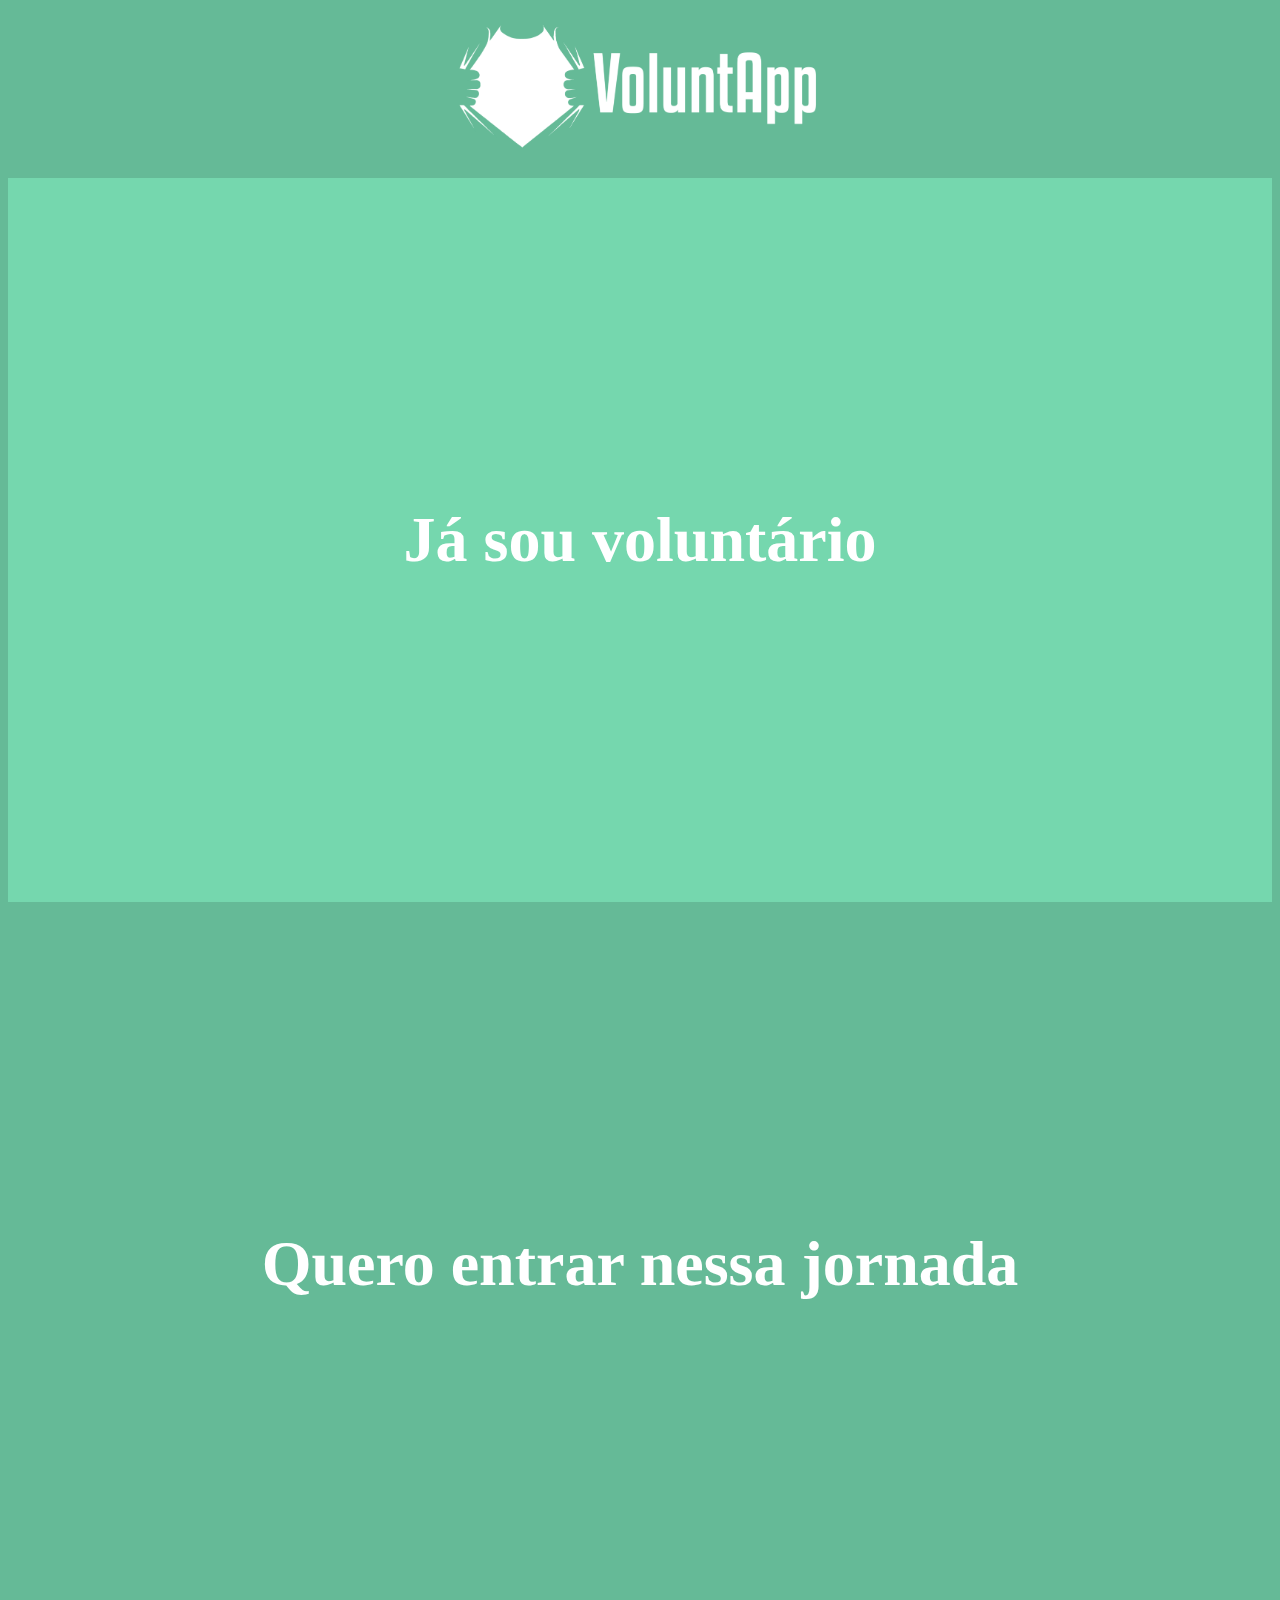
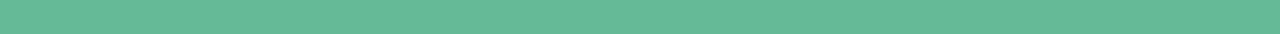
<file: index.html>
<!doctype html>
<html lang="pt-br">
	
	<head>
		<meta charset="utf-8">
		<link href="style.css" rel="stylesheet">
		<script src="script.js"></script>

		<title>Aplicativo</title>
	</head>

	<body>

		<a href="index.html">
			<div class="logo">
				<img alt="Logo" src="LogoNome.png">
			</div>
		</a>

		<div class="cards">
			<a href="inicialPrimaria.html">
				<div class="card1-noimage">
					<h2>Já sou voluntário</h2>
				</div>
			</a>

			<a href="inicialSecundaria.html">
				<div class="card2-noimage">
					<h2>Quero entrar nessa jornada</h2>
				</div>
			</a>
		</div>

	</body>

</html>
</file>
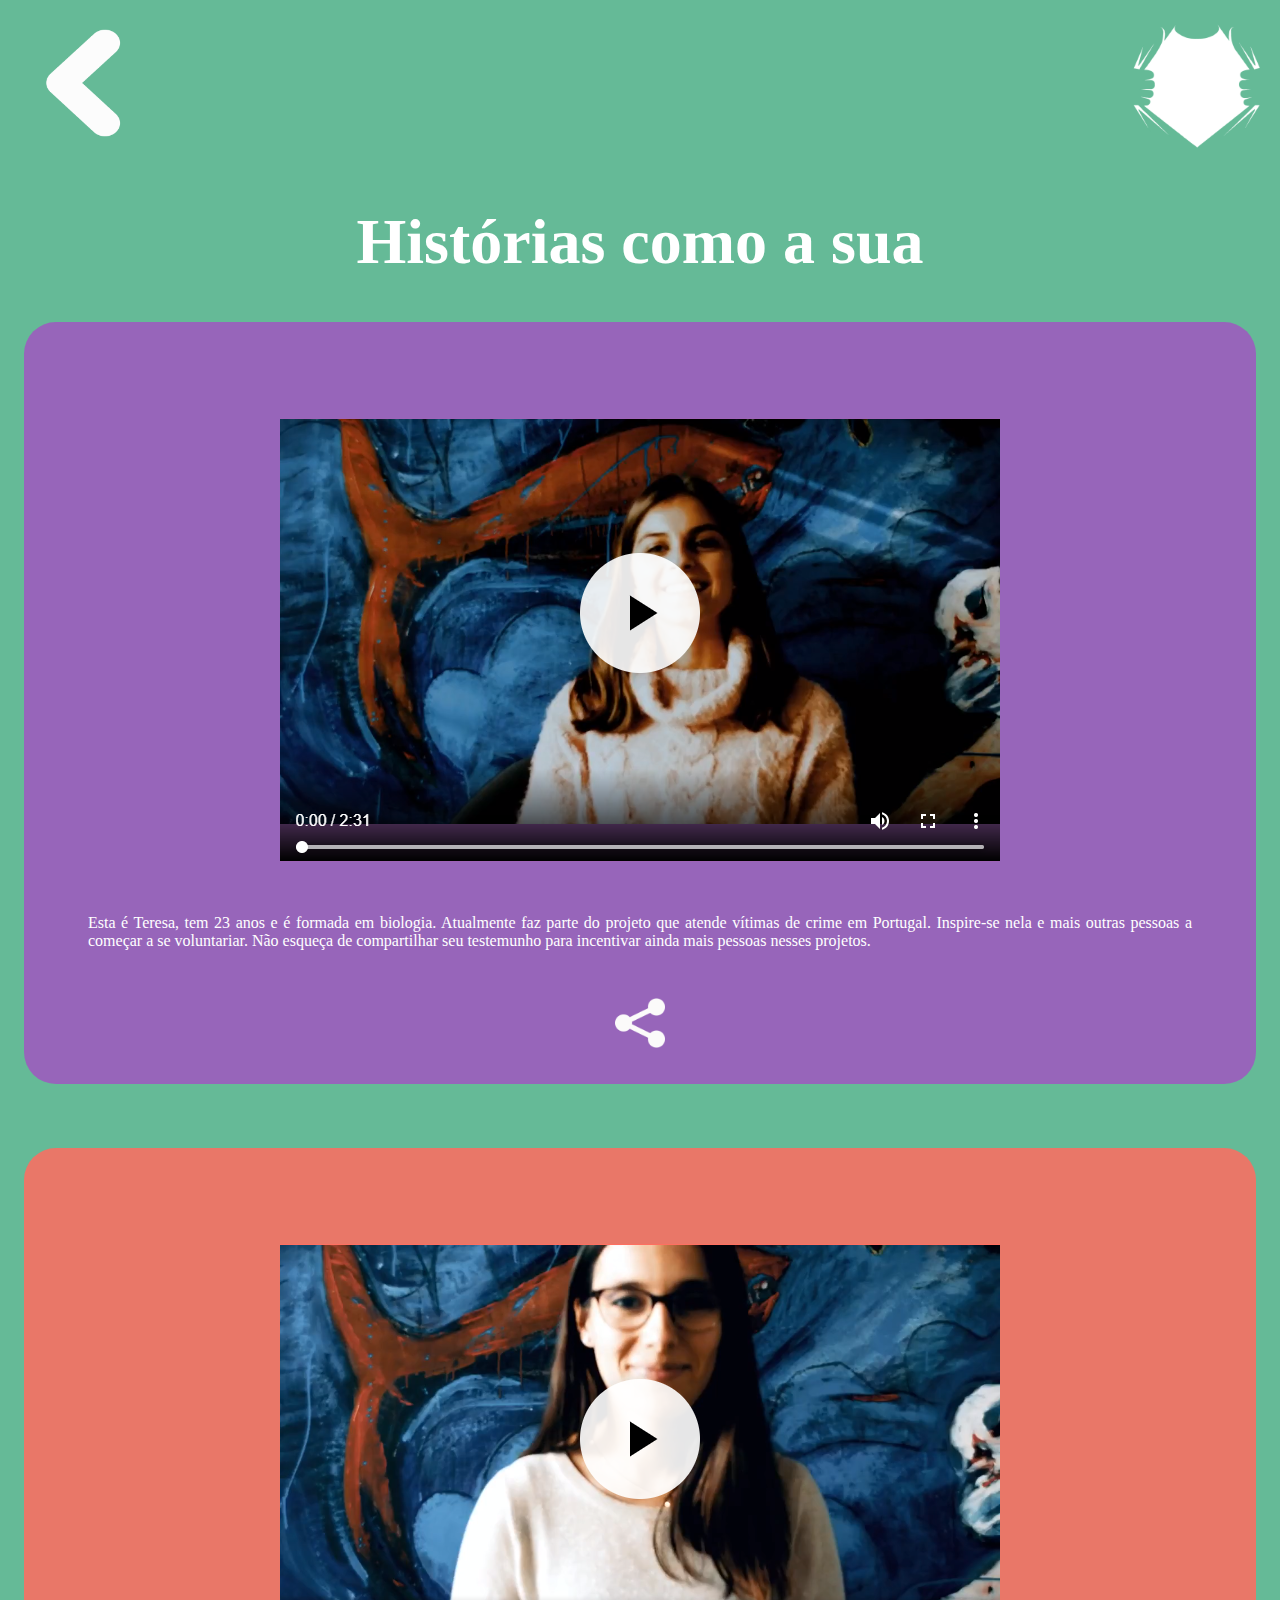
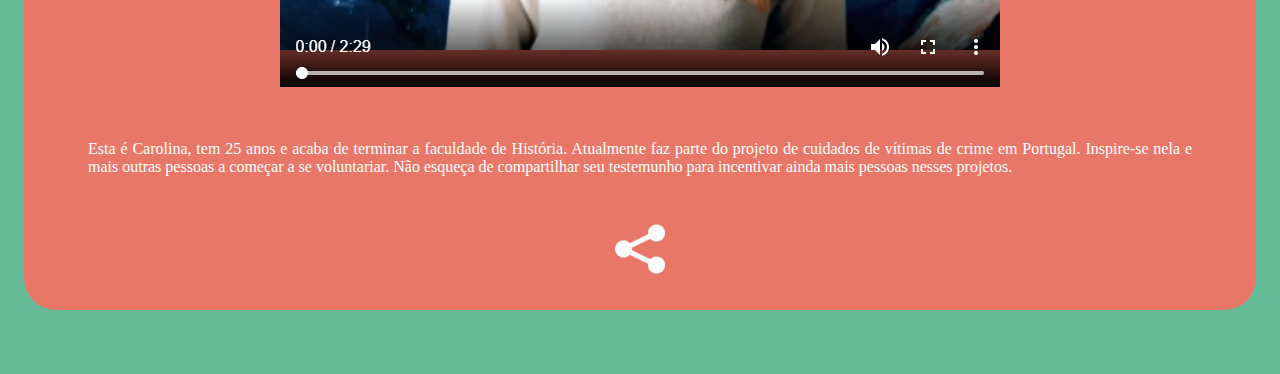
<file: AssistirTestemunhos.html>
<!doctype html>
<html lang="pt-br">
	
	<head>
		<meta charset="utf-8">
		<link href="style.css" rel="stylesheet">
		<script src="script.js"></script>
	  

		<title>Aplicativo</title>
	</head>

	<body>
		<div class="cabecalho">
			<a href="testemunhos.html">
				<img alt="Retornar" src="move-to-previous.png">
			</a>	
			<a href="inicialPrimaria.html">
				<img alt="Logo" src="LogoBranco.png">
			</a>
		</div>

		<h1>Histórias como a sua</h1>
			<div class="videorow um">
				<div class="videos col-8">
					<img alt="Ex1" src="Exemplo1.png">
				</div>
			<div class='col-4'>
				<p>Esta é Teresa, tem 23 anos e é formada em biologia. Atualmente faz parte do projeto que atende vítimas de crime em Portugal. Inspire-se nela e mais outras pessoas a começar a se voluntariar. Não esqueça de compartilhar seu testemunho para incentivar ainda mais pessoas nesses projetos.</p>
			</div>

			<div class="compartilhar">
				<img alt="compartilhar" src="sharing-interface.png">
			</div>
		</div>

		<div class="videorow dois">
			<div class="videos col-8">
				<img alt="Ex2" src="Exemplo2.png">
			</div>
			<div class='col-4'>
				<p>Esta é Carolina, tem 25 anos e acaba de terminar a faculdade de História. Atualmente faz parte do projeto de cuidados de vítimas de crime em Portugal. Inspire-se nela e mais outras pessoas a começar a se voluntariar. Não esqueça de compartilhar seu testemunho para incentivar ainda mais pessoas nesses projetos.</p>
			</div>
			<div class="compartilhar">
				<img alt="compartilhar" src="sharing-interface.png">
			</div>

	</body>

</html>
</file>
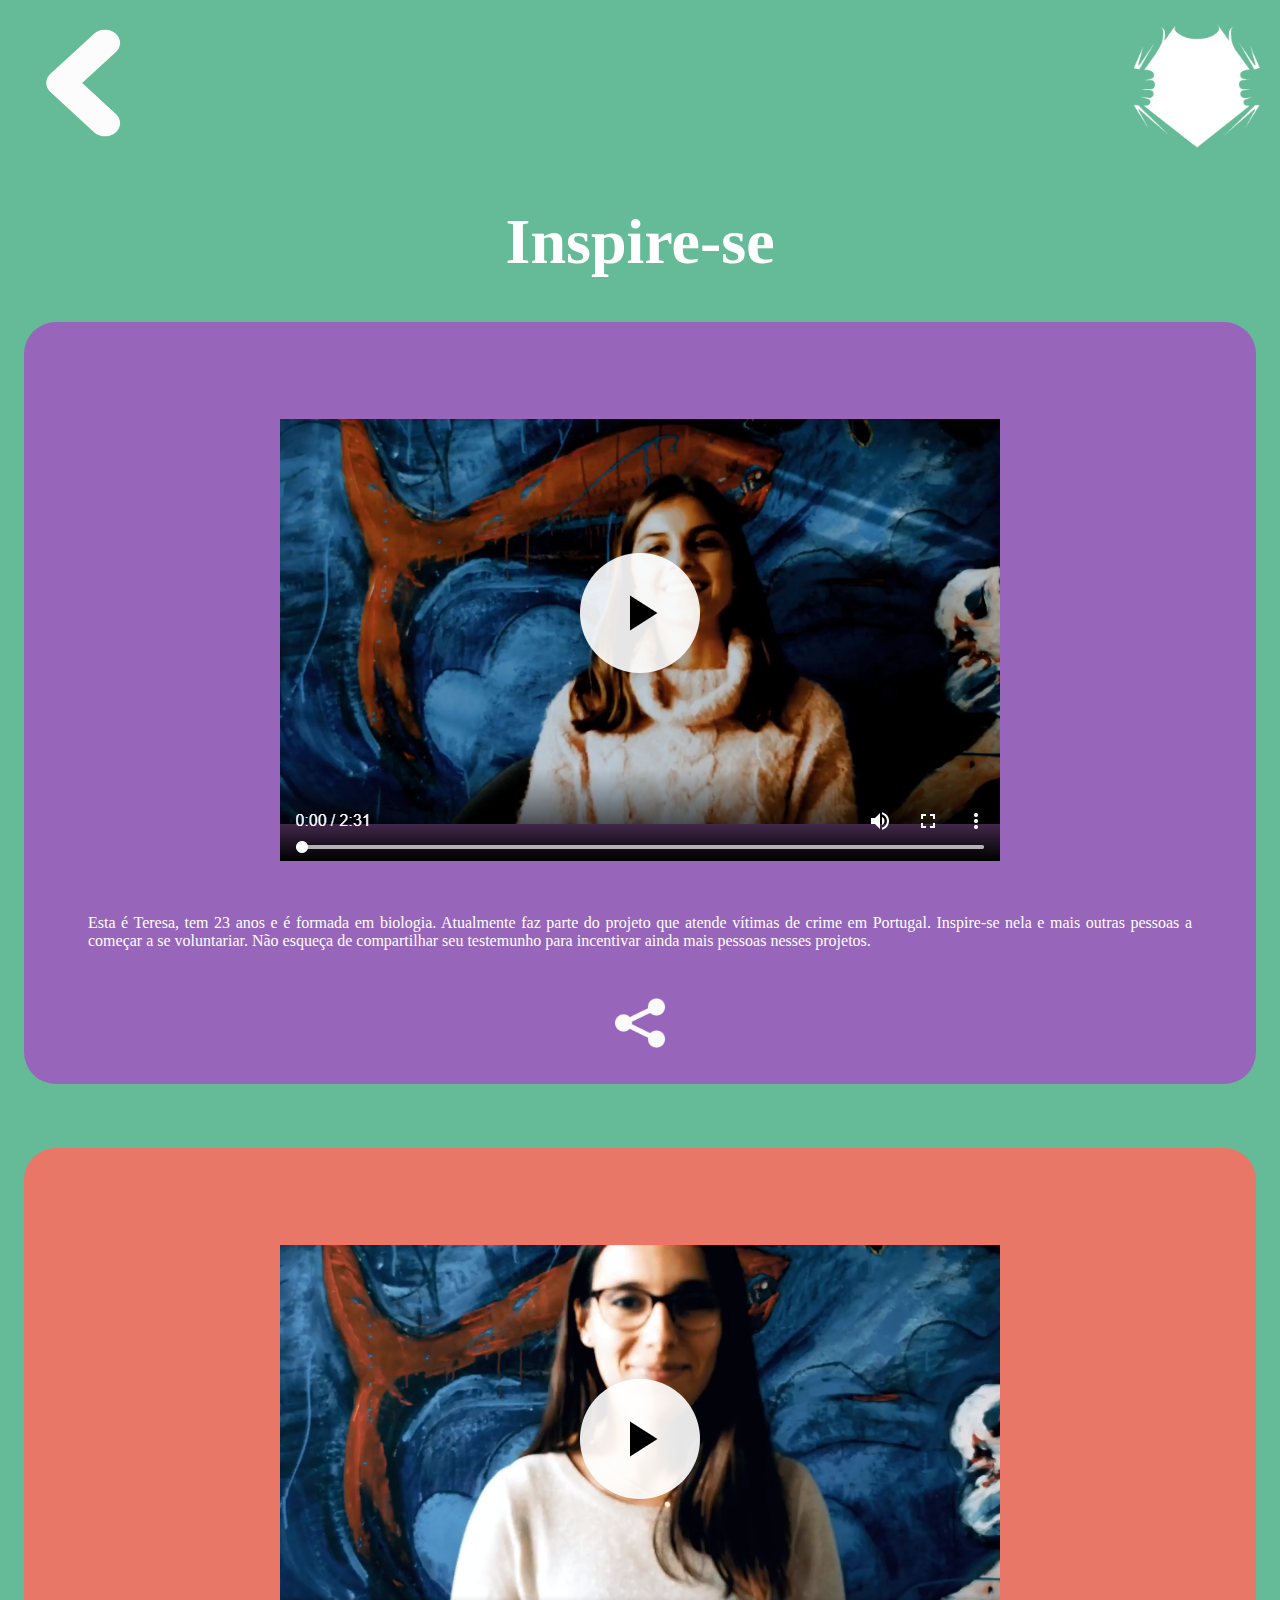
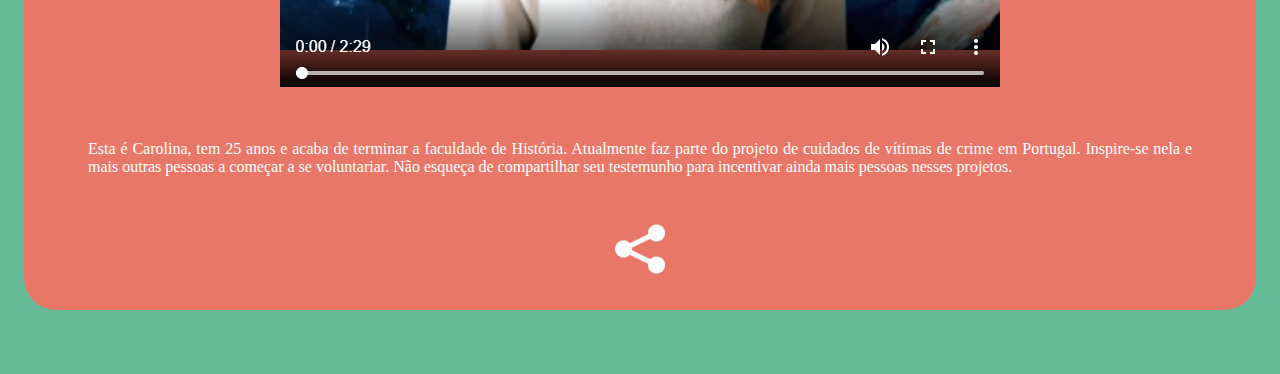
<file: AssistirTestemunhos2.html>
<!doctype html>
<html lang="pt-br">
	
	<head>
		<meta charset="utf-8">
		<link href="style.css" rel="stylesheet">
		<script src="script.js"></script>

		<title>Aplicativo</title>
	</head>

	<body>
		<div class="cabecalho">
			<a href="inicialSecundaria.html">
				<img alt="Retornar" src="move-to-previous.png">
			</a>	
			<a href="inicialSecundaria.html">
				<img alt="Logo" src="LogoBranco.png">
			</a>
		</div>

		<h1>Inspire-se</h1>
			<div class="videorow um">
				<div class="videos col-8">
					<img alt="Ex1" src="Exemplo1.png">
				</div>
			<div class='col-4'>
				<p>Esta é Teresa, tem 23 anos e é formada em biologia. Atualmente faz parte do projeto que atende vítimas de crime em Portugal. Inspire-se nela e mais outras pessoas a começar a se voluntariar. Não esqueça de compartilhar seu testemunho para incentivar ainda mais pessoas nesses projetos.</p>
			</div>

			<div class="compartilhar">
				<img alt="compartilhar" src="sharing-interface.png">
			</div>
		</div>

		<div class="videorow dois">
			<div class="videos col-8">
				<img alt="Ex2" src="Exemplo2.png">
			</div>
			<div class='col-4'>
				<p>Esta é Carolina, tem 25 anos e acaba de terminar a faculdade de História. Atualmente faz parte do projeto de cuidados de vítimas de crime em Portugal. Inspire-se nela e mais outras pessoas a começar a se voluntariar. Não esqueça de compartilhar seu testemunho para incentivar ainda mais pessoas nesses projetos.</p>
			</div>
			<div class="compartilhar">
				<img alt="compartilhar" src="sharing-interface.png">
			</div>
	</body>

</html>
</file>
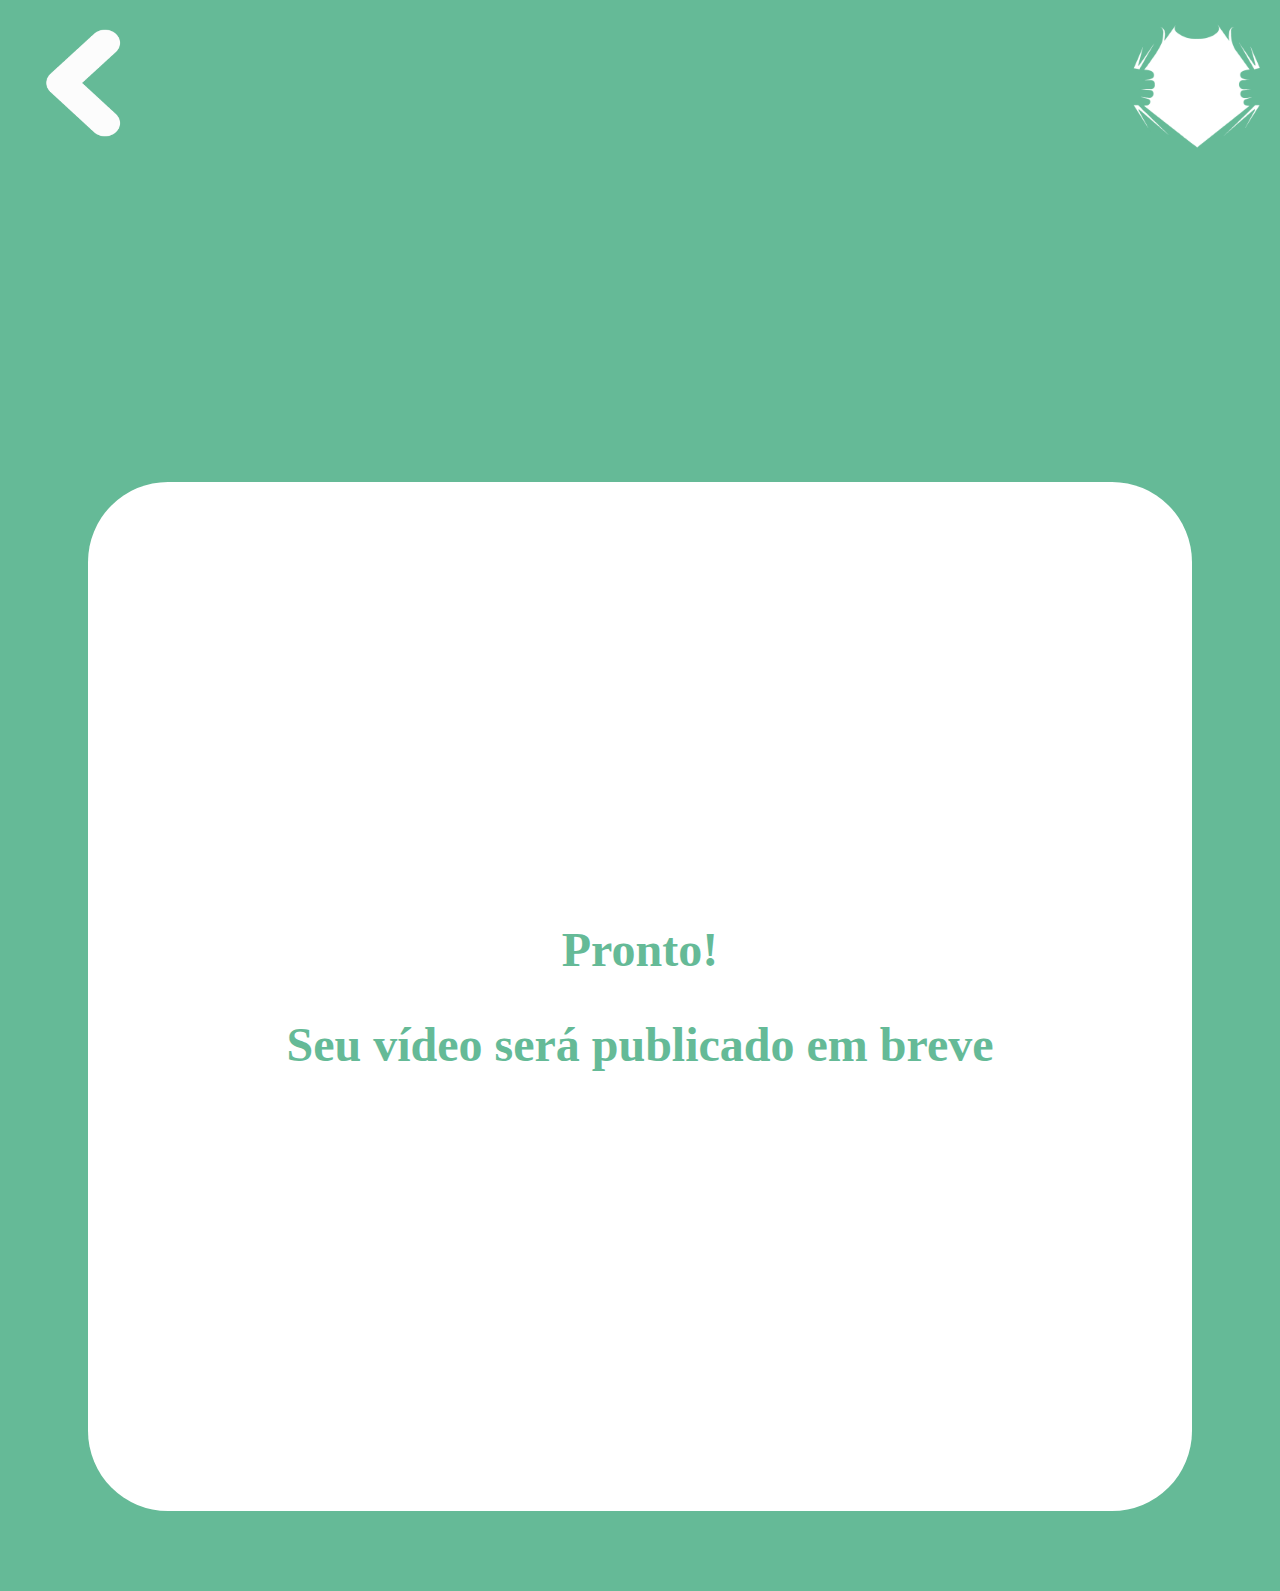
<file: aviso.html>
<!doctype html>
<html lang="pt-br">
	
	<head>
		<meta charset="utf-8">
		<link href="style.css" rel="stylesheet">
		<script src="script.js"></script>

		<title>Aplicativo</title>
	</head>

	<body>
		<div class="cabecalho">
			<a href="upload.html">
				<img alt="Retornar" src="move-to-previous.png">
			</a>	
			<a href="inicialPrimaria.html">
				<img alt="Logo" src="LogoBranco.png">
			</a>
		</div>

		<div class="aviso">
			<h2>Pronto!</h2>
			<h2>Seu vídeo será publicado em breve</h2>
		</div>

</html>
</file>
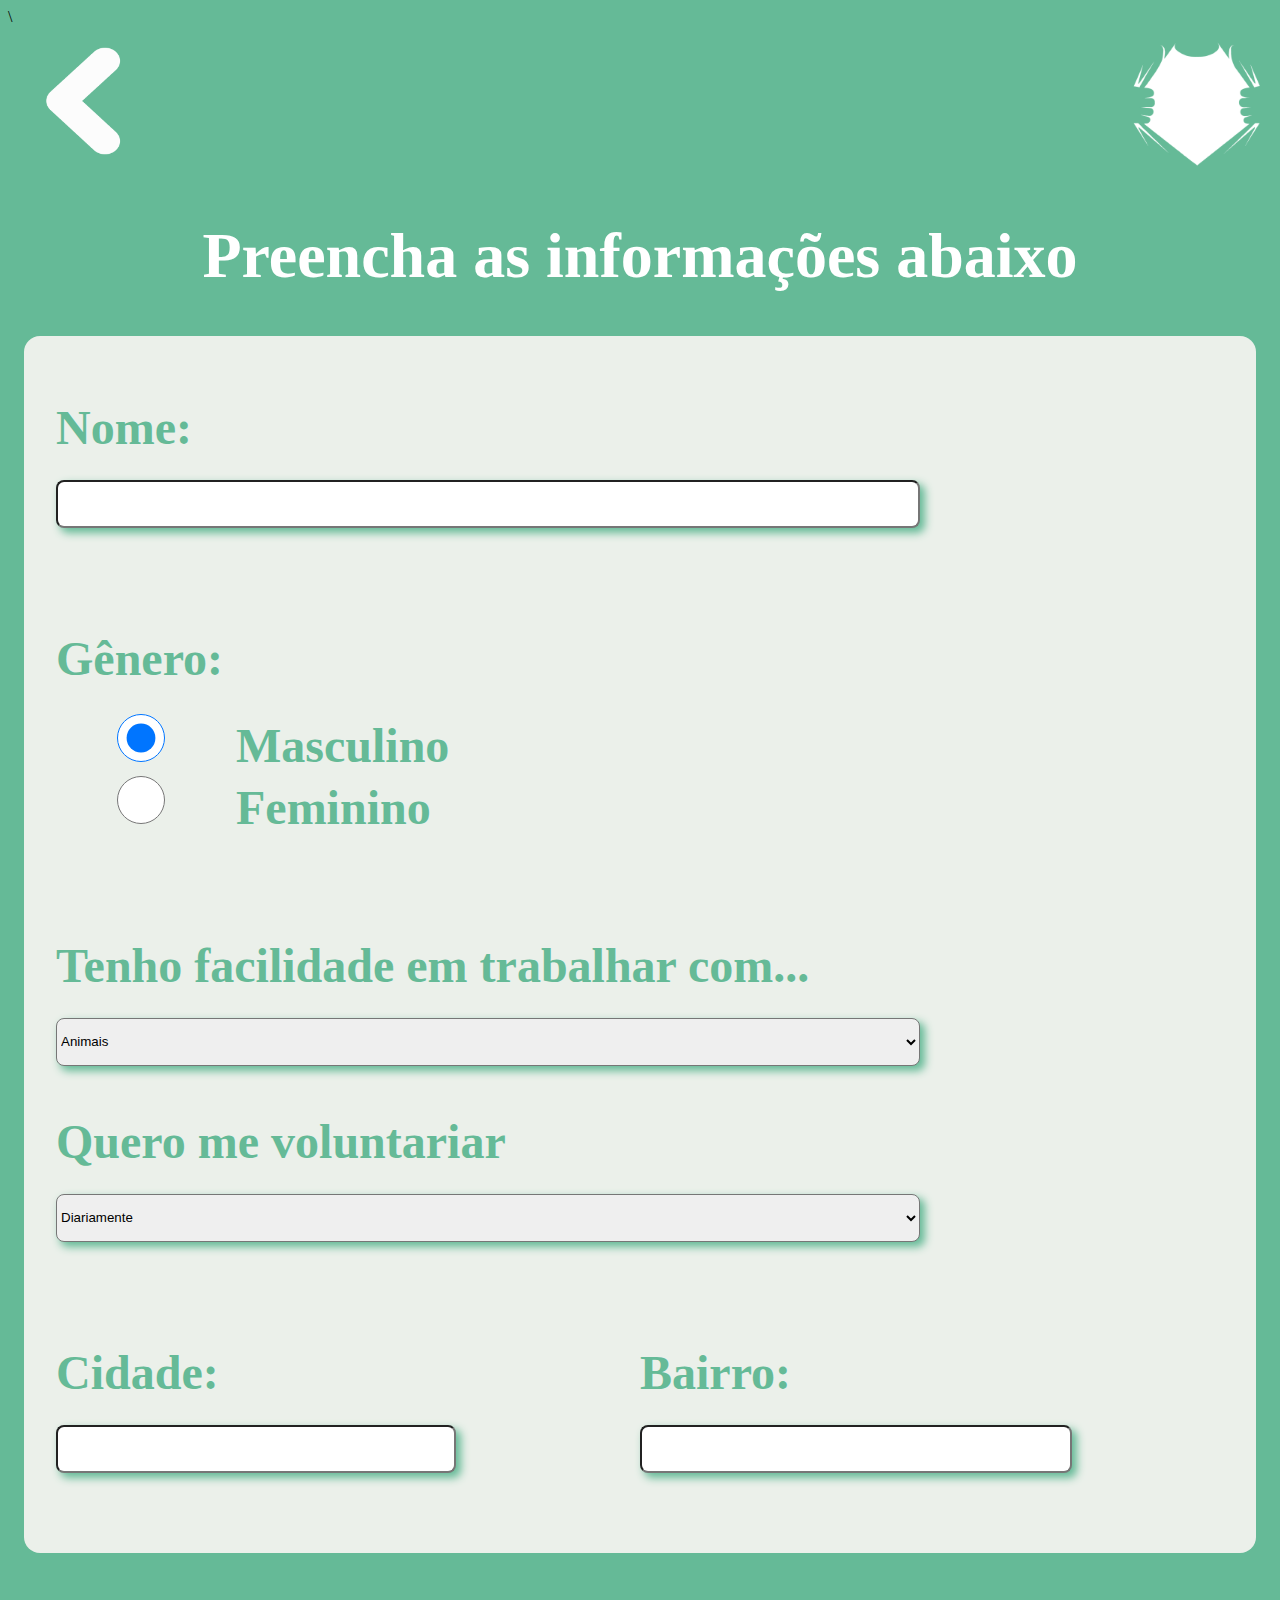
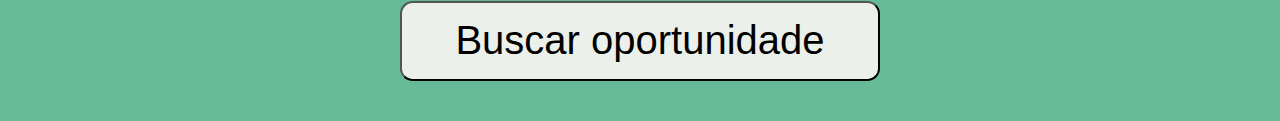
<file: form.html>
\<!doctype html>
<html lang="pt-br">
	
	<head>
		<meta charset="utf-8">
		<link href="style.css" rel="stylesheet">
		<script src="script.js"></script>

		<title>Aplicativo</title>
	</head>

	<body>
		<div class="cabecalho">
			<a href="inicialSecundaria.html">
				<img alt="Retornar" src="move-to-previous.png">
			</a>	
			<a href="inicialSecundaria.html">
				<img alt="Logo" src="LogoBranco.png">
			</a>
		</div>

		<h1>Preencha as informações abaixo</h1>

		<form>
		  <p>Nome:</p>
		  <input type="text" name="firstname"><br>
		  <br>
		  
		  <p>Gênero:</p>
		  <input type="radio" name="gender" value="male" checked> Masculino<br>
		  <input type="radio" name="gender" value="female"> Feminino<br>
		  <br>
		 
		  <p>Tenho facilidade em trabalhar com...</p>	
		  <select name="projetos">
		    <option value="Animais">Animais</option>
		    <option value="Crianças">Crianças</option>
		    <option value="Idosos">Idosos</option>
		    <option value="Pessoas carentes">Pessoas carentes</option>
		    <option value="Backstage">Backstage</option>
		    <option value="Cozinha">Cozinha</option>

		  </select>
		  <br>

		  <p>Quero me voluntariar</p>	
		  <select name="projetos">
		    <option value="1">Diariamente</option>
		    <option value="1">Semanalmente</option>
		    <option value="1">Quinzenalmente</option>
		    <option value="1">Mensalmente</option>
		  </select>
		  <br>

		  </select>
		  <br>

		<div class="row">
			<div class="cidade">
				<p>Cidade:</p>
				<input type="text" name="endereço"><br>
			</div>

			<div class="bairro">
				<p>Bairro:</p>
				<input type="text" name="endereço"><br>
			</div>
		</div>
		  
		</form>

		<div class="botao">
			<a href="resultado2.html">
				<button type="button" class="btn btn-lg btn-light">Buscar oportunidade</button>
			</a>
		</div>


	</body>

</html>
</file>
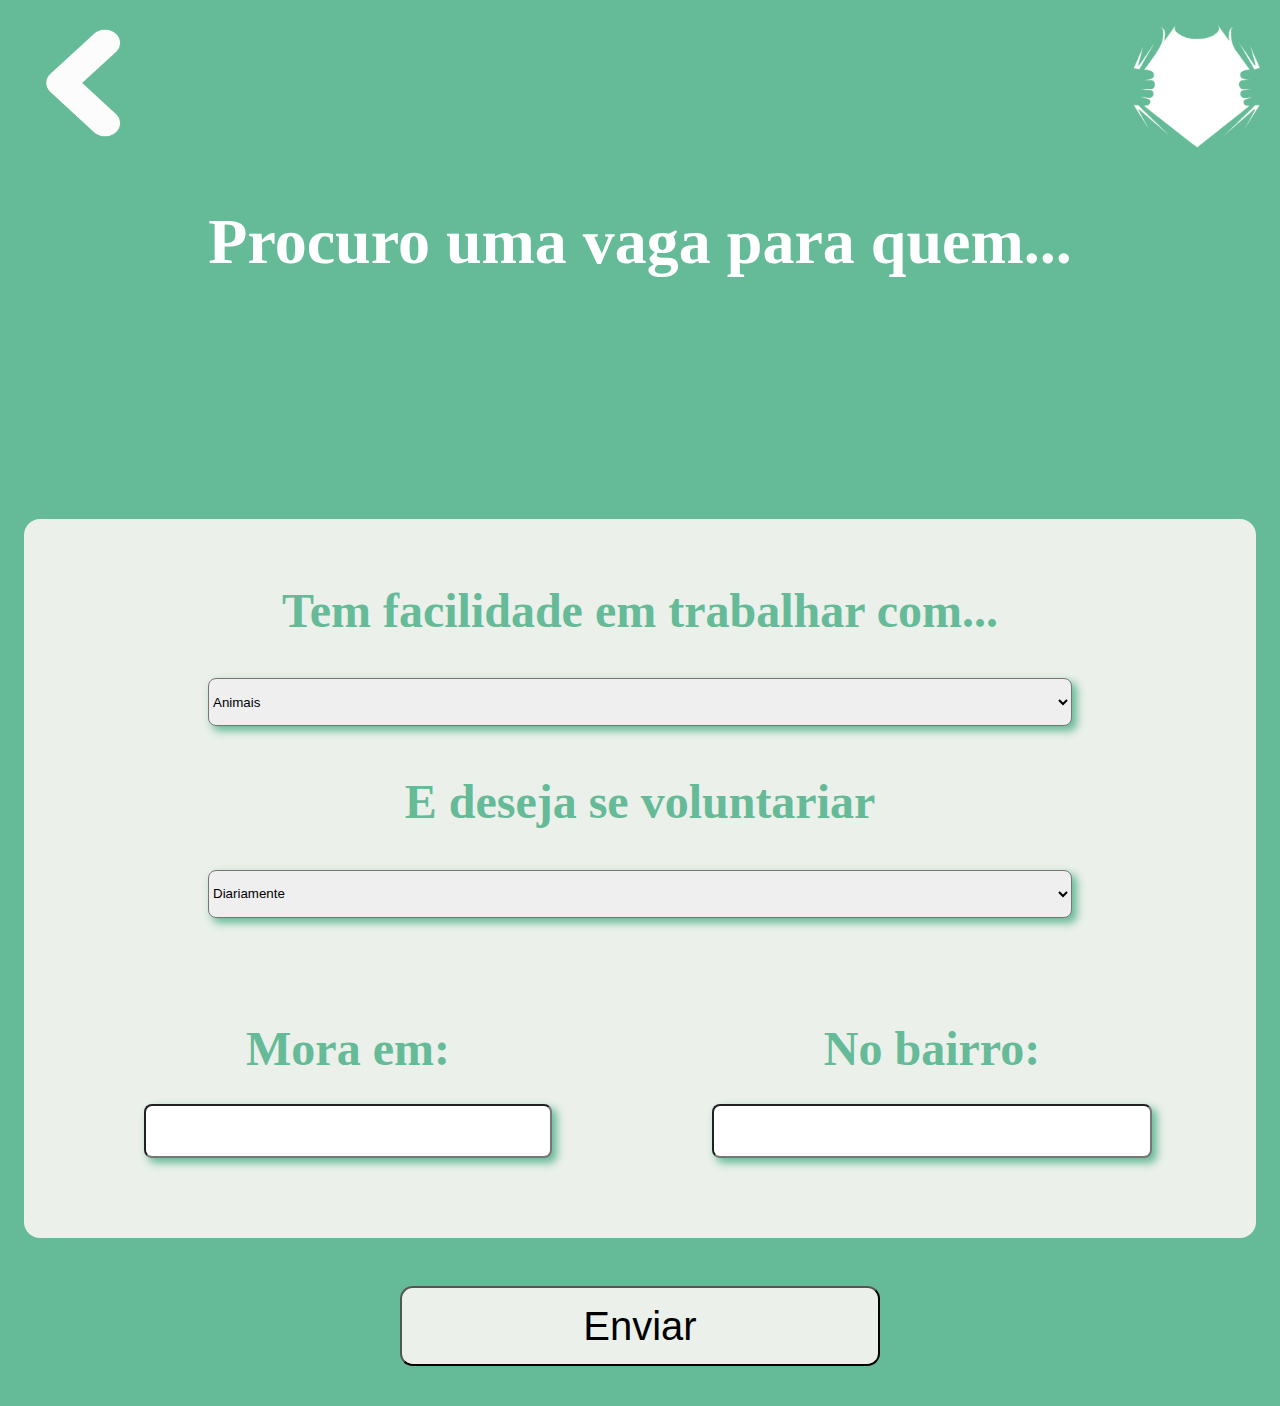
<file: form1.html>
<!doctype html>
<html lang="pt-br">
	
	<head>
		<meta charset="utf-8">
		<link href="style.css" rel="stylesheet">
		<script src="script.js"></script>

		<title>Aplicativo</title>
	</head>

	<body>
		<div class="cabecalho">
			<a href="inicialPrimaria.html">
				<img alt="Retornar" src="move-to-previous.png">
			</a>	
			<a href="inicialPrimaria.html">
				<img alt="Logo" src="LogoBranco.png">
			</a>
		</div>

		<h1>Procuro uma vaga para quem...</h1>

		<div class="form1">
			<form>
			  <p>Tem facilidade em trabalhar com...</p>	
			  <select name="projetos">
			    <option value="Animais">Animais</option>
			    <option value="Crianças">Crianças</option>
			    <option value="Idosos">Idosos</option>
			    <option value="Pessoas carentes">Pessoas carentes</option>
			    <option value="Backstage">Backstage</option>
			    <option value="Cozinha">Cozinha</option>

			  </select>
			  <br>

			  <p>E deseja se voluntariar</p>	
			  <select name="projetos">
			    <option value="1">Diariamente</option>
			    <option value="1">Semanalmente</option>
			    <option value="1">Quinzenalmente</option>
			    <option value="1">Mensalmente</option>
			  </select>
			  <br>

			  </select>
			  <br>

			<div class="row">
				<div class="cidade">
					<p>Mora em:</p>
					<input type="text" name="endereço"><br>
				</div>

				<div class="bairro">
					<p>No bairro:</p>
					<input type="text" name="endereço"><br>
				</div>
			</div>

			</form>
		</div>

		<div class="botao">
			<a href="resultado.html">
				<button type="button" class="btn btn-lg btn-light">Enviar</button>
			</a>
		</div>

	</body>

</html>
</file>
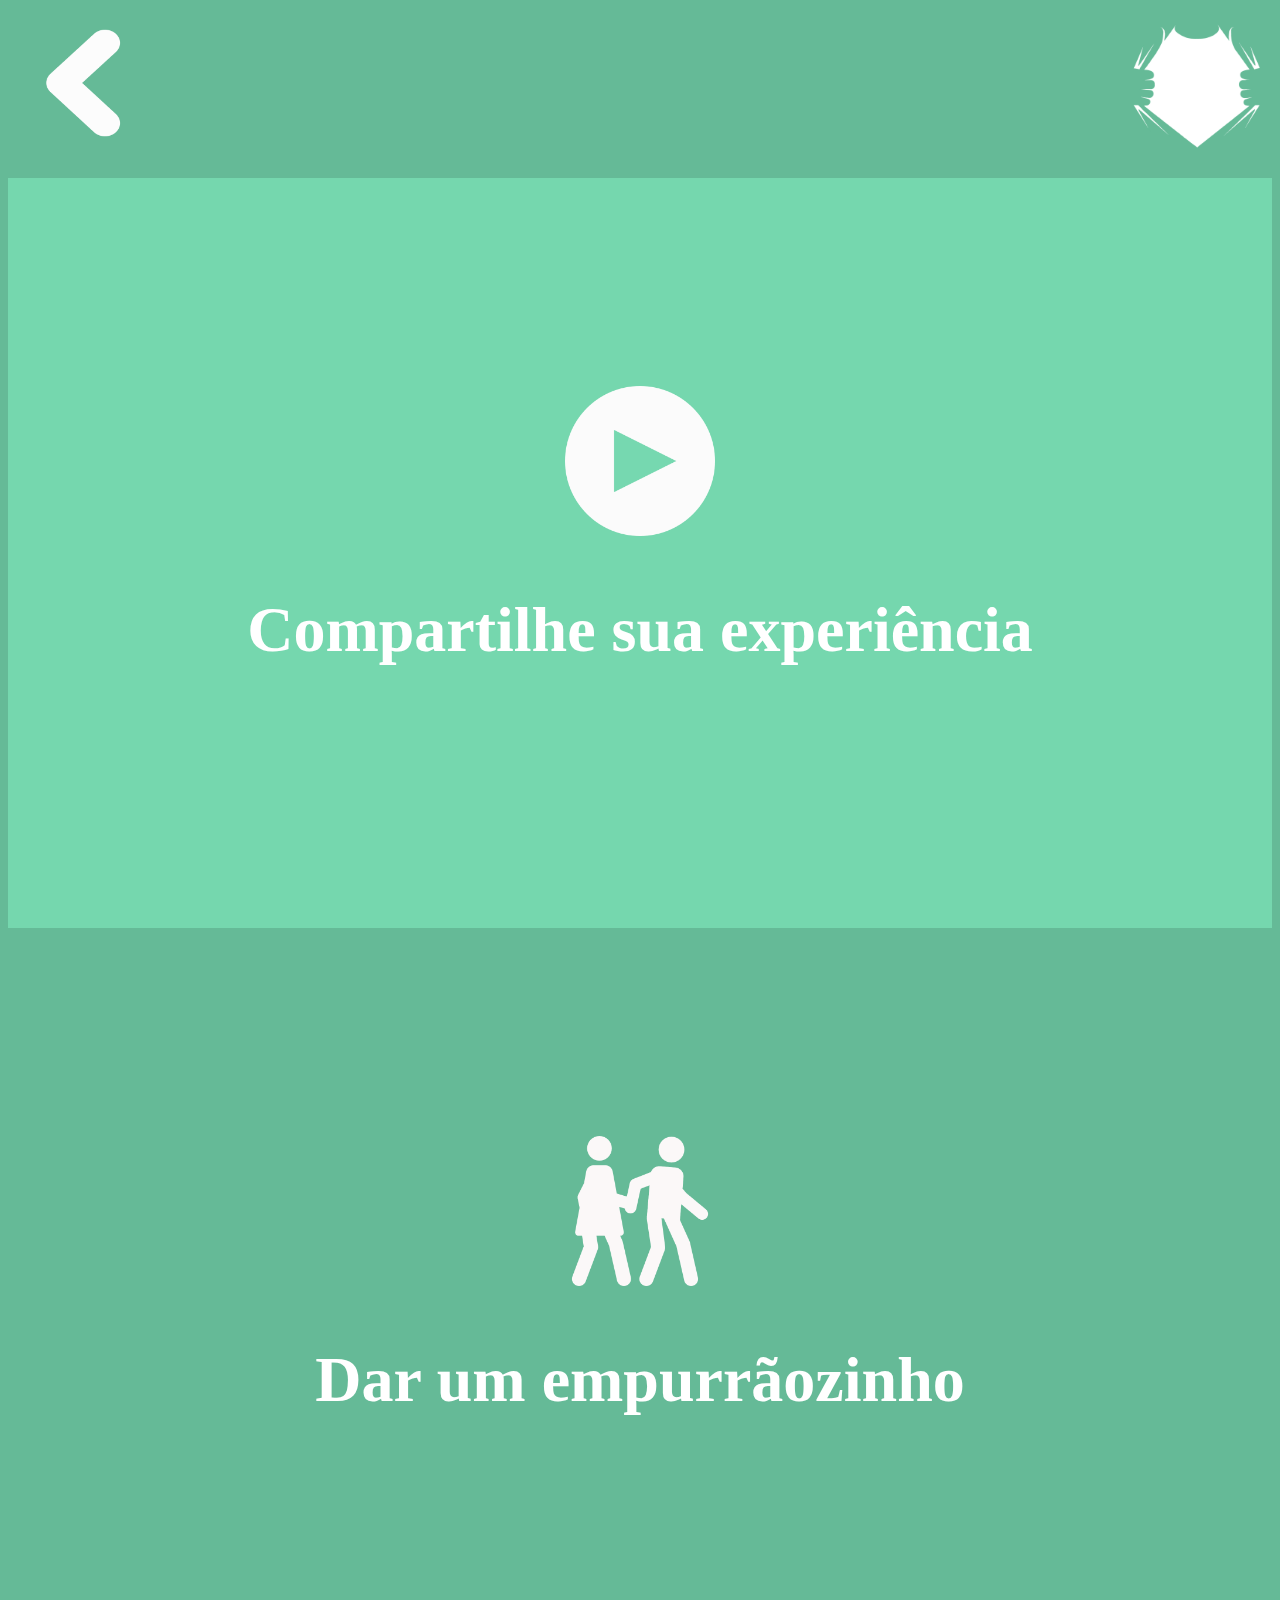
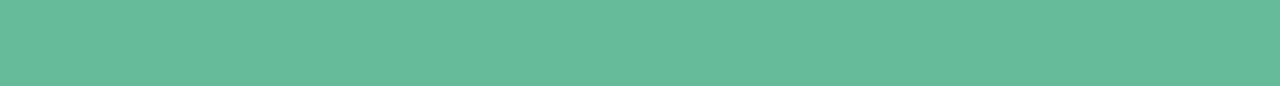
<file: inicialPrimaria.html>
<!doctype html>
<html lang="pt-br">
	
	<head>
		<meta charset="utf-8">
		<link href="style.css" rel="stylesheet">
		<script src="script.js"></script>

		<title>Aplicativo</title>
	</head>

	<body>
		<div class="cabecalho">
			<a href="index.html">
				<img alt="Retornar" src="move-to-previous.png">
			</a>	
			<a href="index.html">
				<img alt="Logo" src="LogoBranco.png">
			</a>
		</div>

		<div class="cards">
			<a href="testemunhos.html">
				<div class="card1">
					<img alt="Play" src="play.png">
					<h2>Compartilhe sua experiência</h2>
				</div>
			</a>
			<a href="form1.html">
				<div class="card2">
					<img alt="Cadastrar Amigo" src="walking1.png">
					<h2>Dar um empurrãozinho</h2>

				</div>
			</a>
		</div>

	</body>

</html>
</file>
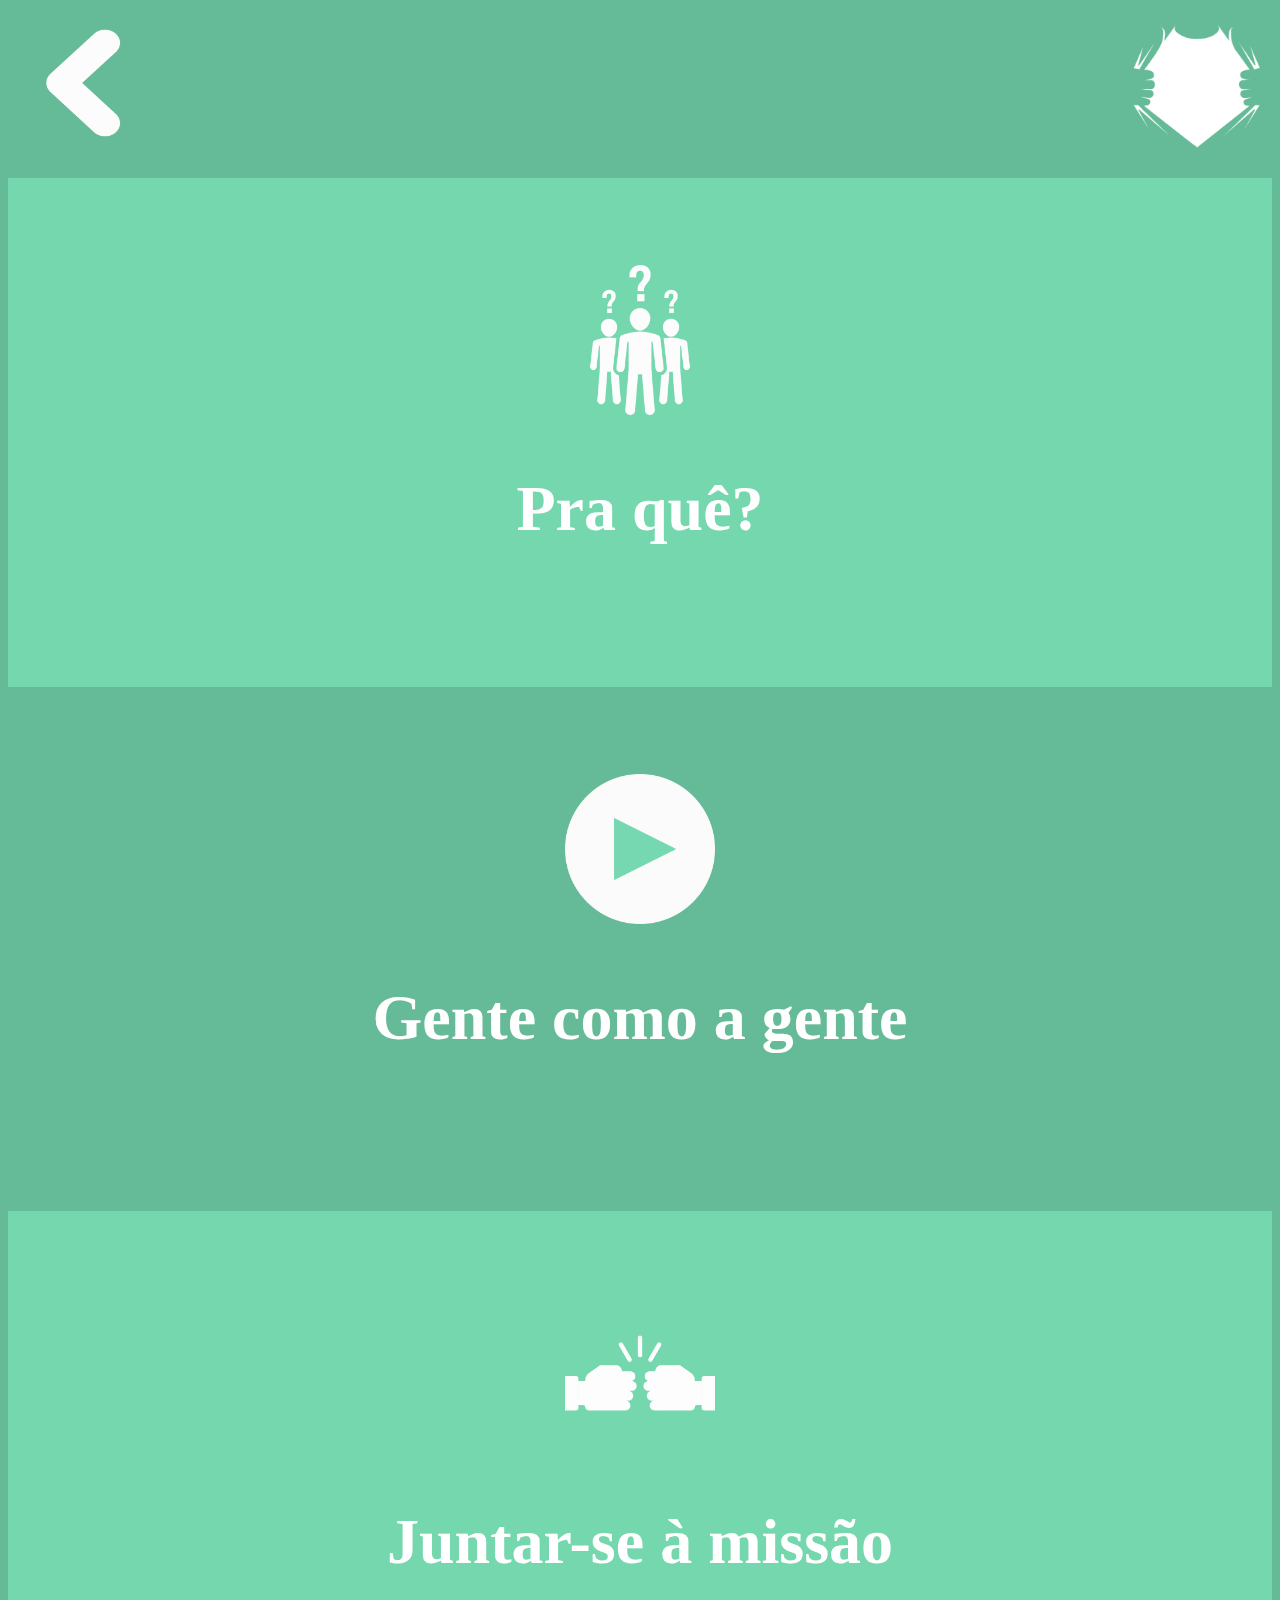
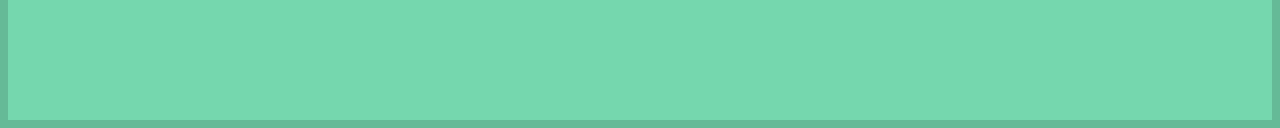
<file: inicialSecundaria.html>
<!doctype html>
<html lang="pt-br">
	
	<head>
		<meta charset="utf-8">
		<link href="style.css" rel="stylesheet">
		<script src="script.js"></script>

		<title>Aplicativo</title>
	</head>

	<body>
		<div class="cabecalho">
			<a href="index.html">
				<img alt="Retornar" src="move-to-previous.png">
			</a>	
			<a href="index.html">
				<img alt="Logo" src="LogoBranco.png">
			</a>
		</div>

		<div class="cards">
			<a href="praque.html">
				<div class="card3-1">
					<img alt="Por que" src="human-group-with-questions-and-doubts.png">
					<h2>Pra quê?</h2>
				</div>
			</a>
			<a href="AssistirTestemunhos2.html">
				<div class="card3-2">
					<img alt="Play" src="play.png">
					<h2>Gente como a gente</h2>
				</div>
			</a>
			<a href="form.html">
				<div class="card3-1">
					<img alt="Cadastre-se" src="fist.png">
					<h2>Juntar-se à missão</h2>
				</div>
			</a>

		</div>

	</body>

</html>
</file>
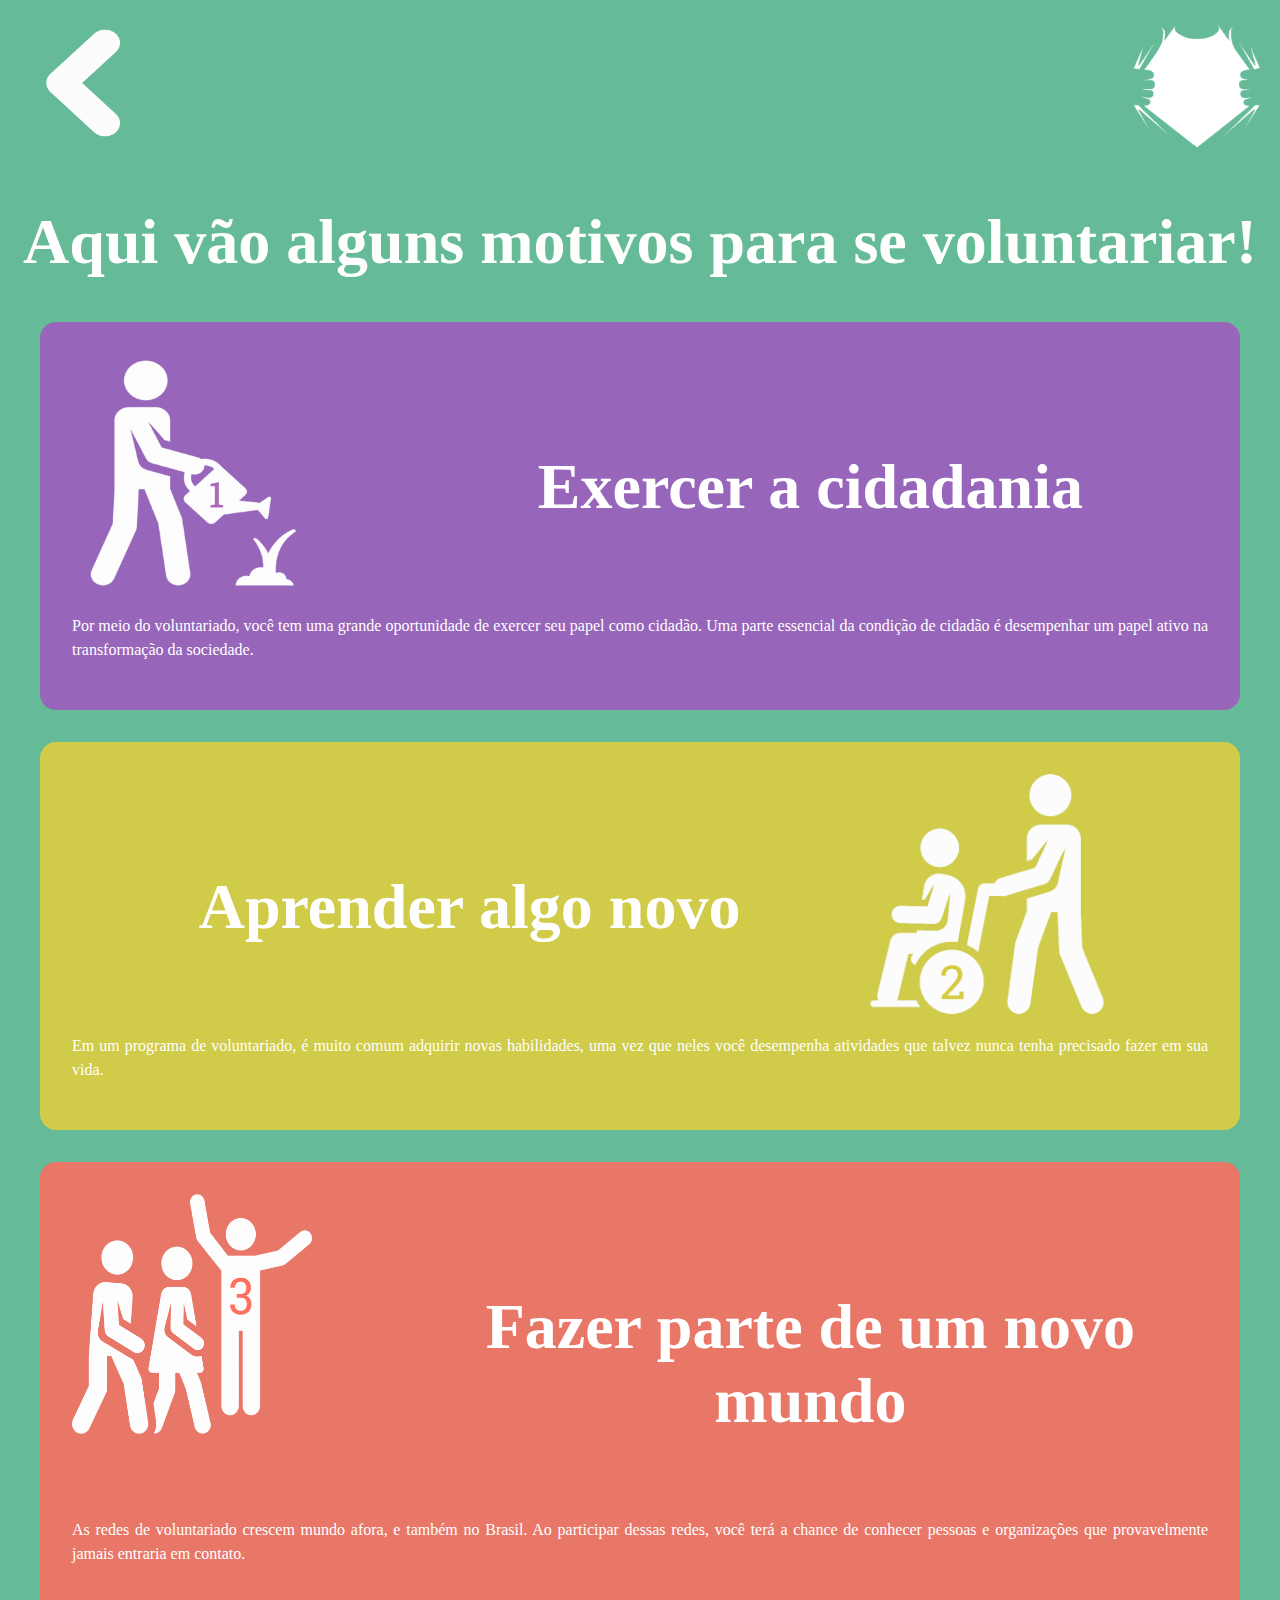
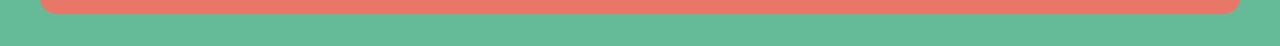
<file: praque.html>
<!doctype html>
<html lang="pt-br">
	
	<head>
		<meta charset="utf-8">
		<link href="style.css" rel="stylesheet">
		<script src="script.js"></script>

		<title>Aplicativo</title>
	</head>

	<body>
		<div class="cabecalho">
			<a href="inicialSecundaria.html">
				<img alt="Retornar" src="move-to-previous.png">
			</a>	
			<a href="inicialSecundaria.html">
				<img alt="Logo" src="LogoBranco.png">
			</a>
		</div>

		<h1>Aqui vão alguns motivos para se voluntariar!</h1>

		<div class="motivos">

			<div class="motivo um">
				<div class="row">
					<div class="col-md-4"><img alt="1" src="volunteer1.png"></div>
					<div class="col-md-8"><h3>Exercer a cidadania</h3></div>
				</div>

				<p>Por meio do voluntariado, você tem uma grande oportunidade de exercer seu papel como cidadão. Uma parte essencial da condição de cidadão é desempenhar um papel ativo na transformação da sociedade.</p>
			</div>

			<div class="motivo dois">
				<div class="row">
					<div class="col-md-8"><h3>Aprender algo novo</h3></div>
					<div class="col-md-4"><img alt="2" src="volunteer2.png"></div>
				</div>
				<p>Em um programa de voluntariado, é muito comum adquirir novas habilidades, uma vez que neles você desempenha atividades que talvez nunca tenha precisado fazer em sua vida.<p/>
			</div>

			<div class="motivo tres">
				<div class="row">
					<div class="col-md-4"><img alt="3" src="volunteer3.png"></div>
					<div class="col-md-8"><h3>Fazer parte de um novo mundo</h3></div>
				</div>
				<p>As redes de voluntariado crescem mundo afora, e também no Brasil. Ao participar dessas redes, você terá a chance de conhecer pessoas e organizações que provavelmente jamais entraria em contato.</p>
			</div>
		</div>

	</body>

</html>
</file>
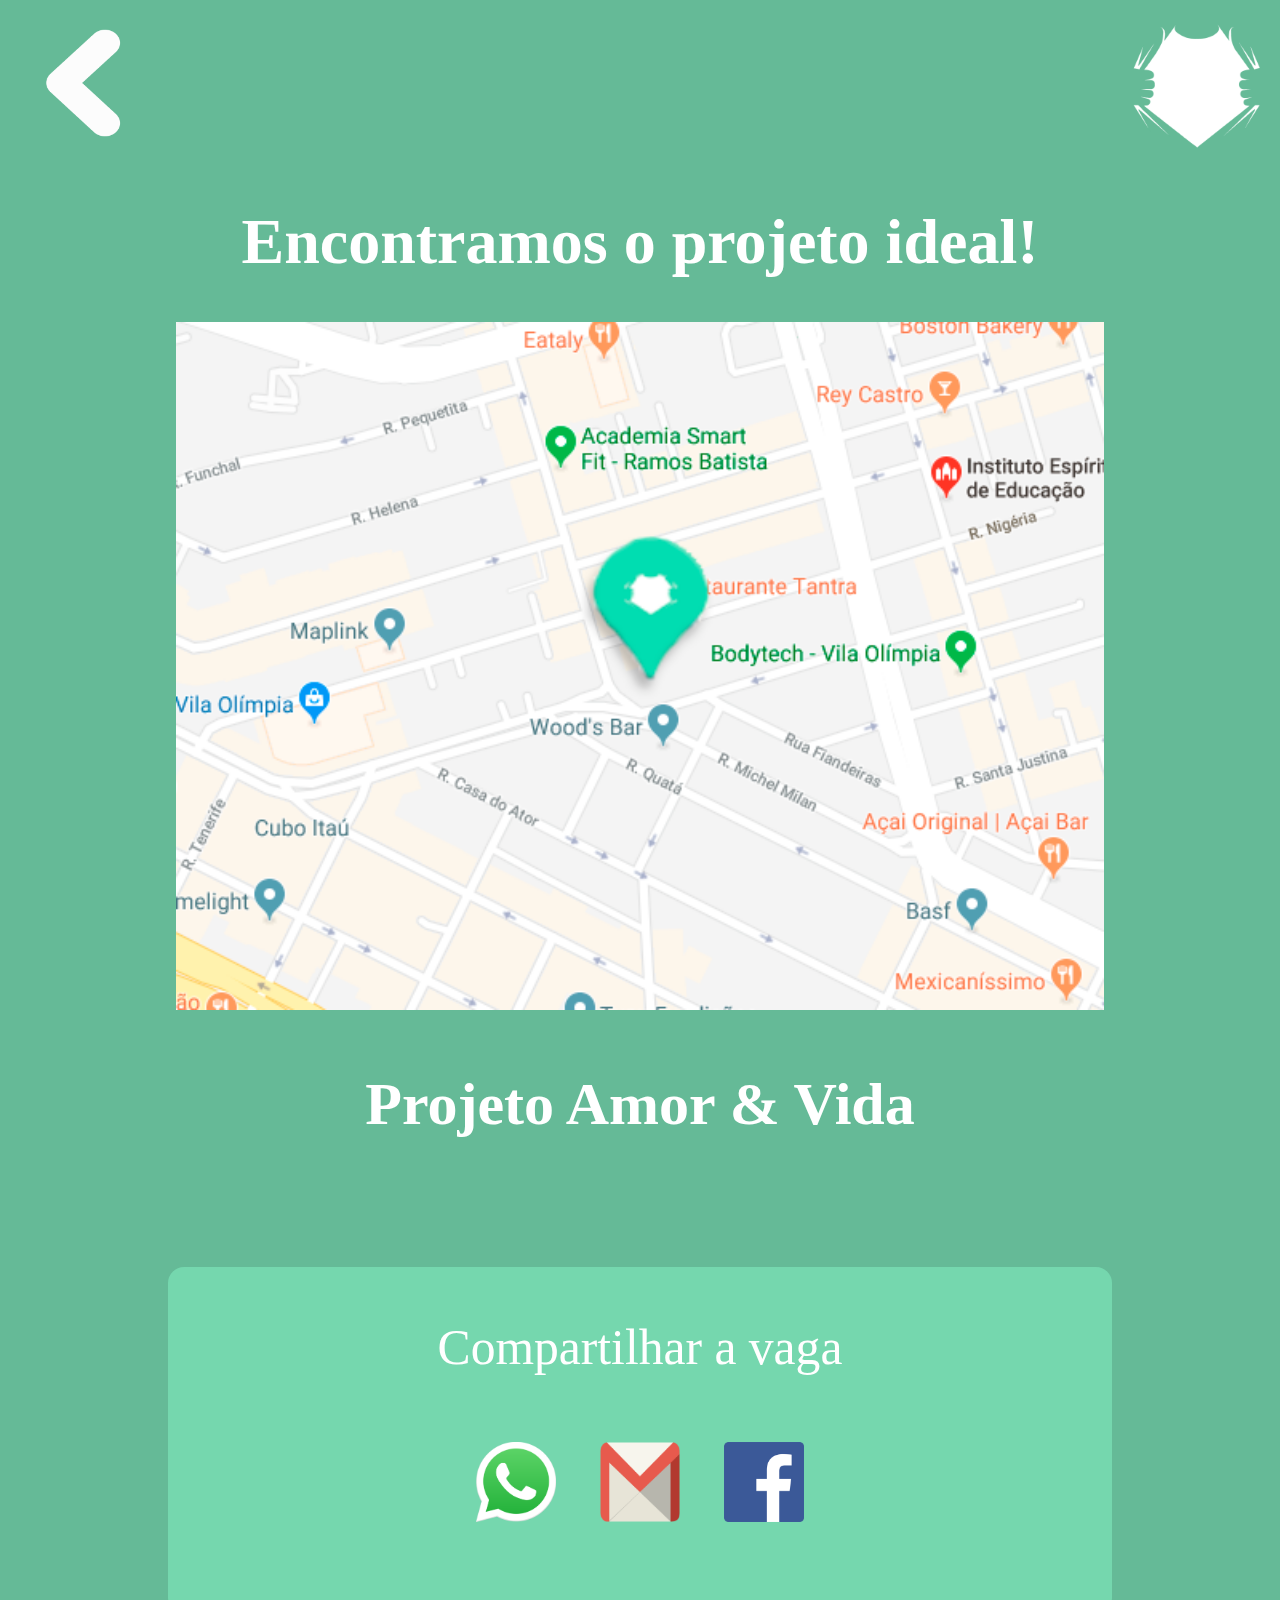
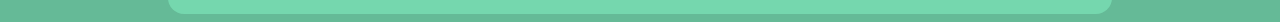
<file: resultado.html>
<!doctype html>
<html lang="pt-br">
	
	<head>
		<meta charset="utf-8">
		<link href="style.css" rel="stylesheet">
		<script src="script.js"></script>

		<title>Aplicativo</title>
	</head>

	<body>
		<div class="cabecalho">
			<a href="form1.html">
				<img alt="Retornar" src="move-to-previous.png">
			</a>	
			<a href="inicialPrimaria.html">
				<img alt="Logo" src="LogoBranco.png">
			</a>
		</div>

		<h1>Encontramos o projeto ideal!</h1>

		<div class='projeto'>
			<img alt="Mapa" src="mapa.png">
			<h2>Projeto Amor & Vida</h2>
		</div>

		<div class="share">
			<p>Compartilhar a vaga</p>
			<img alt="Whats" src="whatsapp-logo-1.png">
			<img alt="Gmail" src="gmail_logo_PNG1.png">
			<img alt="Facebook" src="584ac2d03ac3a570f94a666d.png">	
		</div>


	</body>

</html>
</file>
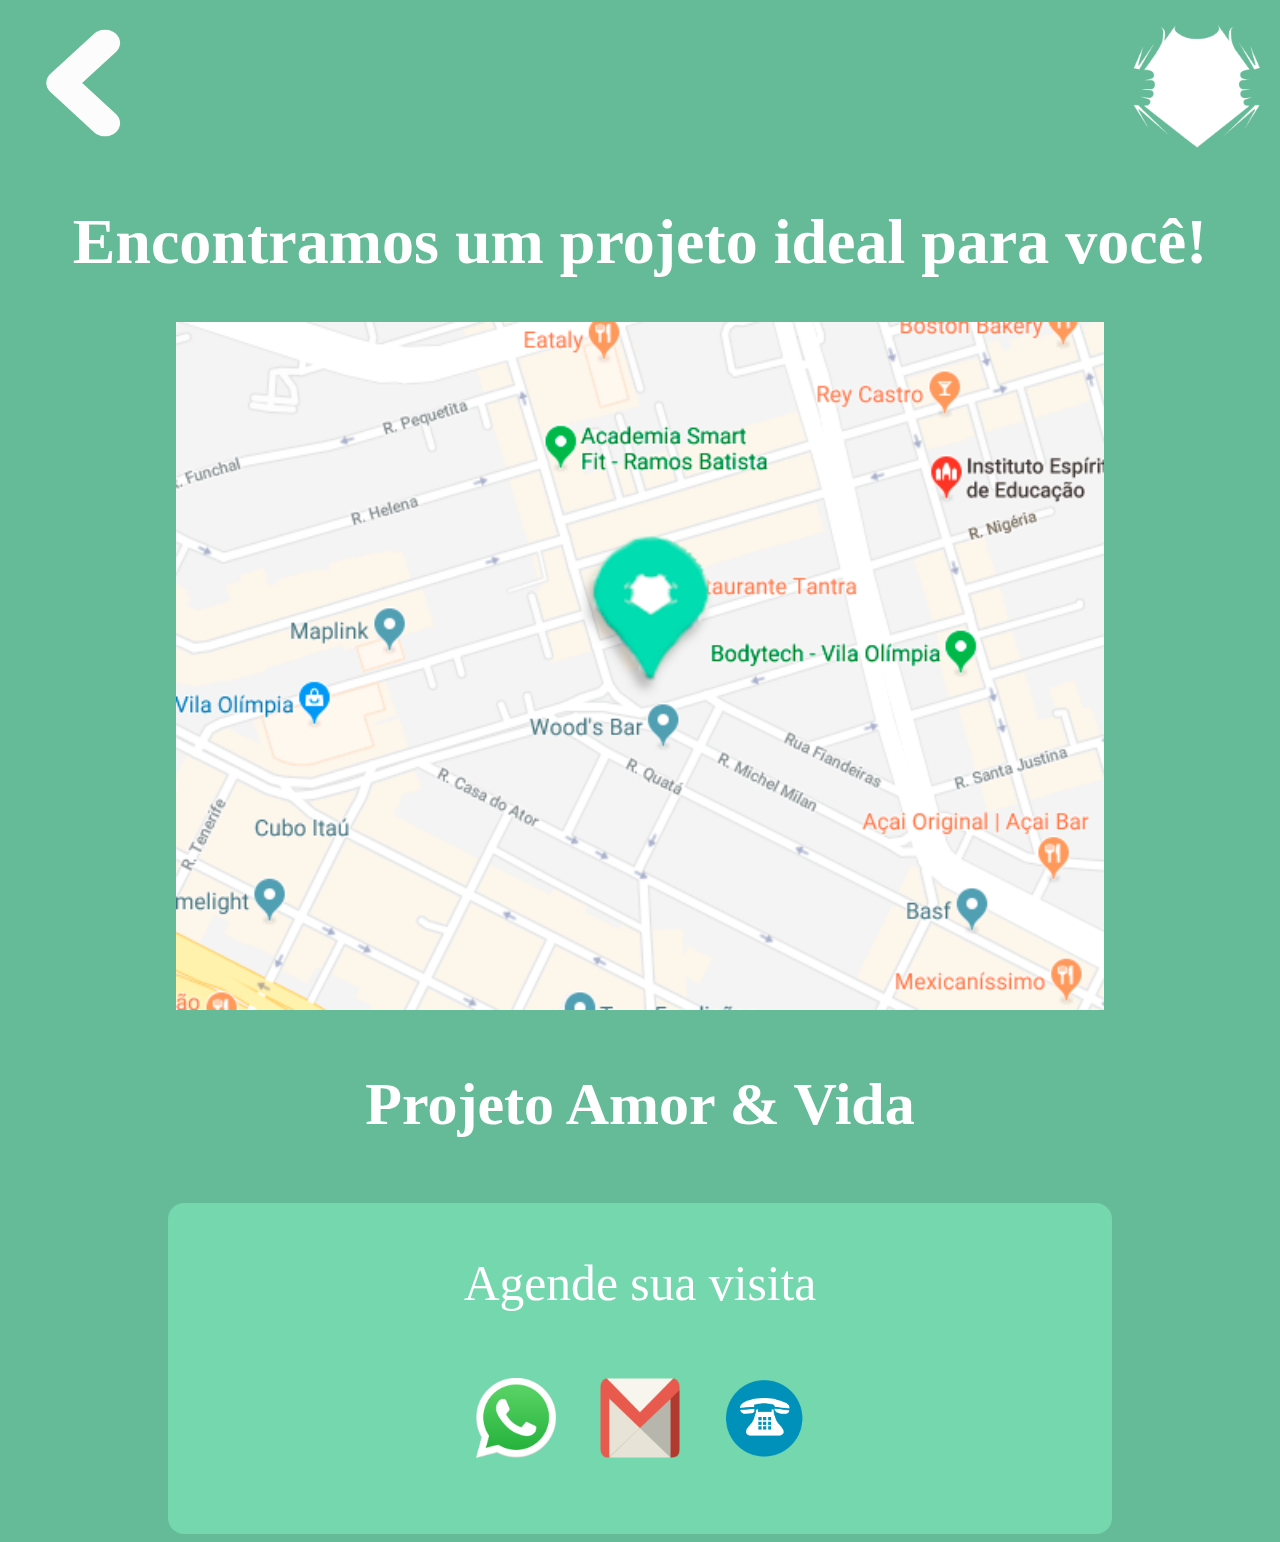
<file: resultado2.html>
<!doctype html>
<html lang="pt-br">
	
	<head>
		<meta charset="utf-8">
		<link href="style.css" rel="stylesheet">
		<script src="script.js"></script>

		<title>Aplicativo</title>
	</head>

	<body>
		<div class="cabecalho">
			<a href="form.html">
				<img alt="Retornar" src="move-to-previous.png">
			</a>	
			<a href="inicialSecundaria.html">
				<img alt="Logo" src="LogoBranco.png">
			</a>
		</div>

		<h1>Encontramos um projeto ideal para você!</h1>

		<div class='projeto'>
			<img alt="Mapa" src="mapa.png">
			<h2>Projeto Amor & Vida</h2>
		</div>

		<div class="share um">
			<p>Agende sua visita</p>
			<img alt="Whats" src="whatsapp-logo-1.png">
			<img alt="Gmail" src="gmail_logo_PNG1.png">
			<img alt="Telefone" src="be7f7eb1f18933369cf644f87bc8c74b--cone-redondo-telefone-by-vexels.png">	
		</div>

	</body>

</html>
</file>
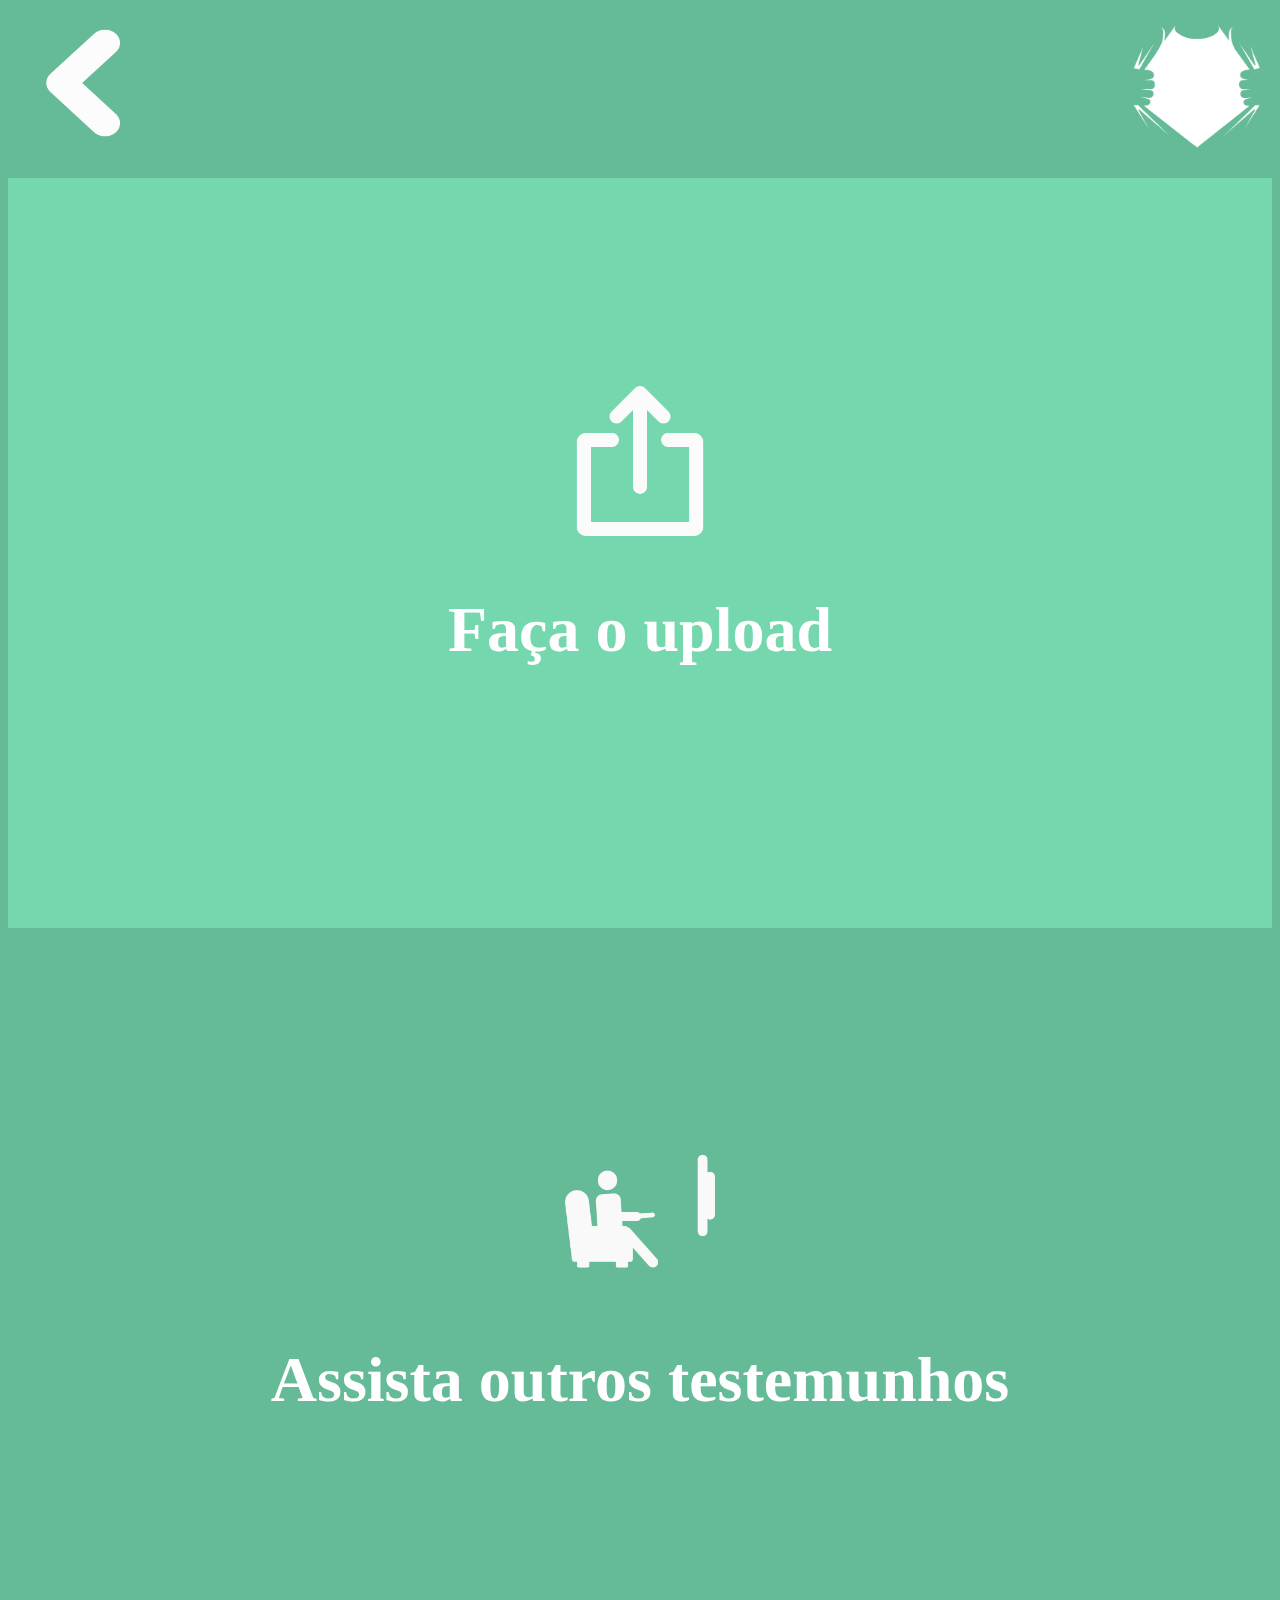
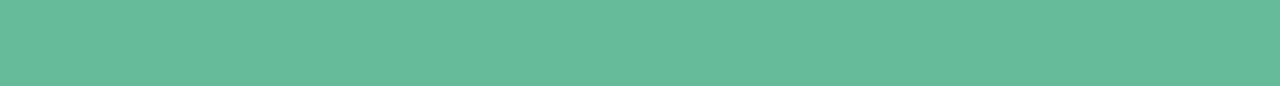
<file: testemunhos.html>
<!doctype html>
<html lang="pt-br">
	
	<head>
		<meta charset="utf-8">
		<link href="style.css" rel="stylesheet">
		<script src="script.js"></script>

		<title>Aplicativo</title>
	</head>

	<body>
		<div class="cabecalho">
			<a href="inicialPrimaria.html">
				<img alt="Retornar" src="move-to-previous.png">
			</a>	
			<a href="inicialPrimaria.html">
				<img alt="Logo" src="LogoBranco.png">
			</a>
		</div>

		<div class="cards">
			<a href="upload.html">
				<div class="card1">
					<img alt="Ulpload" src="upload-symbol.png">
					<h2>Faça o upload</h2>
				</div>
			</a>
			<a href="AssistirTestemunhos.html">
				<div class="card2">
					<img alt="Testemunhos" src="watching-tv.png">
					<h2>Assista outros testemunhos</h2>

				</div>
			</a>
		</div>

	</body>

</html>
</file>
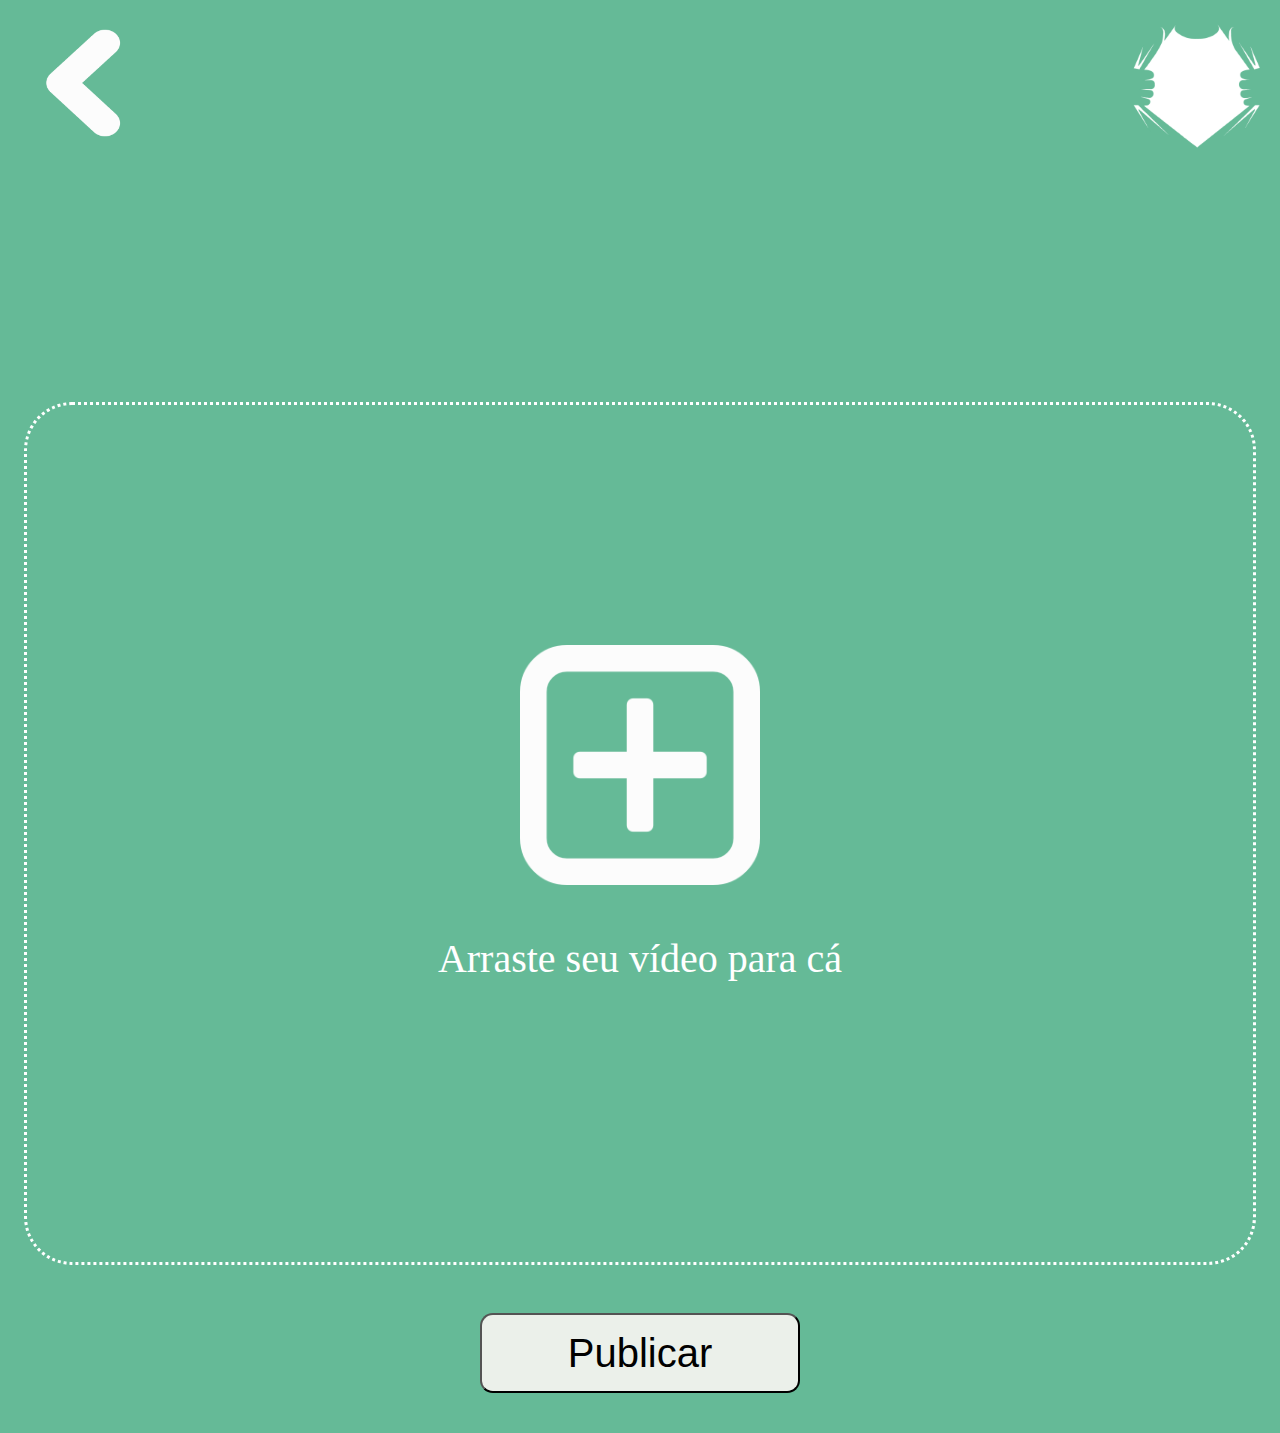
<file: upload.html>
<!doctype html>
<html lang="pt-br">
	
	<head>
		<meta charset="utf-8">
		<link href="style.css" rel="stylesheet">
		<script src="script.js"></script>

		<title>Aplicativo</title>
	</head>

	<body>
		<div class="cabecalho">
			<a href="testemunhos.html">
				<img alt="Retornar" src="move-to-previous.png">
			</a>	
			<a href="inicialPrimaria.html">
				<img alt="Logo" src="LogoBranco.png">
			</a>
		</div>

		<div class="upload">
			<img alt="Mais" src="add-square-button.png">
			<p>Arraste seu vídeo para cá</p>
		</div>
	</body>

	<div class="botao2">
		<a href="aviso.html">
			<button type="button" class="btn btn-lg btn-light">Publicar</button>
		</a>
	</div>

</html>
</file>
<file: style.css>
body{
	background-color: #65ba97;
	min-width: 310px;
	/*overflow:hidden;*/
	overflow:scroll;
    overflow-x:hidden;
    font-family: DokChampa, Calibri;
}

.cards{

}

h1{
	text-align: center;
	color:white;
	font-size: 4em;
}

.card1{
	background-color: #75d7ae;
	position:relative;
	height:100%;
	width:100%;
	padding-top: 13rem;
	padding-bottom: 13rem;
	margin-top: 1rem;
	text-align: center;
}
.card2{
	background-color: #65ba97;
	height:50%;
	width:100%;
	padding-top: 13rem;
	padding-bottom: 13rem;
	text-align: center;
}

.card3-1{
	background-color: #75d7ae;
	position:relative;
	height:100%;
	width:100%;
	padding-top: 5.45rem;
	padding-bottom: 5.45rem;
	margin-top: 1rem;
	text-align: center;
}

.card3-2{
	background-color: #65ba97;
	height:100%;
	width:100%;
	padding-top: 5.45rem;
	padding-bottom: 5.45rem;
	text-align: center;
}

.card1 h2,.card2 h2, .card3-1 h2, .card3-2 h2, .card1-noimage h2, .card2-noimage h2{
	color:white;
	font-size: 4em;
}

.card1-noimage{
	background-color: #75d7ae;
	position:relative;
	padding-top: 17rem;
	padding-bottom: 17rem;
	margin-top: 1rem;
	text-align: center;
}

.card2-noimage{
	background-color: #65ba97;
	padding-top: 17rem;
	padding-bottom: 17rem;
	text-align: center;
}

.cards a{
	text-decoration: none;

}

.cards img{
	 width: 150px;
	 height: 150px;
}

.logo{
	text-align: center;
}

.logo img{
	width:385px;
	height:150px;
}

.cabecalho{
	display: flex;
	justify-content: space-between;
}

.cabecalho img{
	width:150px;
	height:150px;
}

.botao {
	text-align:center
}

button{
	height: 5rem;
	width: 30rem;
	text-align:center;
	font-size: 2.5rem;
	border-radius: 0.8rem;
	margin-bottom: 2rem;
	background-color: #ebf0ea;
}

.videos{

}

form{
	background-color: #ebf0ea;
	padding: 1rem 2rem 5rem 2rem;
	color:#65ba97;
	margin-bottom: 4rem;
	font-size: 3rem;
	margin:1rem 1rem 3rem 1rem;
	font-weight: bold;
	border-radius: 1rem;
}

form input[type=radio]{
	width:10rem;
	height: 3rem;
	font-size: 2.5rem;
}

input[type=text]{
	width:54rem;
	height: 3rem;
	font-size: 2.5rem;
	border-radius: 0.5rem;
	box-shadow: 0.3rem 0.3rem 0.5rem #65ba97;

}

form p {
	font-size: 3rem;
	height: 2rem;
}

form select {
	width:54rem;
	height: 3rem;
	border-radius: 0.5rem;
	box-shadow: 0.3rem 0.3rem 0.5rem #65ba97;
}

.projeto{
	text-align: center;
	color:white;
	font-size: 2.5rem;
}
.projeto img{
	width:58rem;
	height:43rem;
}
.share {
	background-color: #75d7ae;
	font-size: 3.1rem;
	color:white;
	text-align: center; 
	margin: 8rem 10rem 0rem 10rem;
	padding: 0.2rem 0 4rem 0;
	border-radius: 1rem;
}

.share.um{
	margin: 4rem 10rem 0rem 10rem;
	padding: 0.2rem 0 4rem 0;
	border-radius: 1rem;
}
.share img{
	margin: 1rem 1rem 1rem 1rem;
	width: 5rem;
	height: 5rem;
}

.share.um img{
	margin: 1rem 1rem 0rem 1rem;
	width: 5rem;
	height: 5rem;
}

.motivos{
	color:white;
	text-align: justify;
	padding: 0 2rem 0 2rem;
}

.motivos h3{
	font-weight: bold;
	text-align: center;
	font-size: 4rem;
}

.motivos p{
	line-height: 1.5rem;
}

.motivos img{
	width:15rem;
	height:15rem;
	justify-content: center;
}

.motivo{
	margin:2rem 0 2rem 0;
	border-radius: 1rem;
	padding: 2rem 2rem 2rem 2rem;
}

.motivo.um {
	background-color: #9765ba;
}

.motivo.dois{
	background-color: #d0cb49;
}

.motivo.tres{
	background-color: #e97768;
}

.row{
	display:flex;
}

.col-md-4{
	width:30%;
}

.col-md-8{
	width:70%;
	padding-top: 2rem;
	font-size:4rem;
}


.cidade{
	width:50%;
}

.cidade input[type=text]{
	width:25rem;
	height: 3rem;
}

.bairro input[type=text]{
	width:27rem;
	height: 3rem;
}

.bairro{
	width:50%;
}

.upload {
	border-color: white;
	border-radius: 3rem;
	margin: 1rem 1rem 1rem 1rem;
	border-style: dotted;
	color:white;
	font-size: 2.5rem;
	text-align: center;
	padding-top: 15rem;
	padding-bottom: 15rem;
	margin-top: 15rem;
}

.upload img{
	width: 15rem;
	height: 15rem;
}

.botao2{
	margin-top: 3rem;
	text-align: center;
}

.botao2 button{
	height: 5rem;
	width: 20rem;
	text-align:center;
	font-size: 2.5rem;
	border-radius: 0.8rem;
	margin-bottom: 2rem;
	background-color: #ebf0ea;
}

.aviso{
	background-color: white;
	padding: 25rem 2rem 25rem 2rem;
	margin: 20rem 5rem 5rem 5rem;
	text-align: center;
	color:#65ba97;
	border-radius: 5rem;
	font-size: 2rem;
}

.videorow {
	color:white;
	text-align: center;
	border-radius: 2rem;
	padding: 2rem 2rem 2rem 2rem;
	margin: 2rem 1rem 4rem 1rem;
}

.videos.col-8 {
	margin-top: 4rem;
}

.videorow.um{
	background-color: #9765ba;
}

.videorow.dois{
	background-color: #e97768;
}


.col-4 {
	padding: 2rem 2rem 2rem 2rem;
	text-align: justify;
}

.form1{
	margin-top:15rem;
	text-align: center;
}

.compartilhar{
	justify-content: flex-end;
}

.compartilhar img {
	width: 50px;
	height: 50px;
}
</file>
